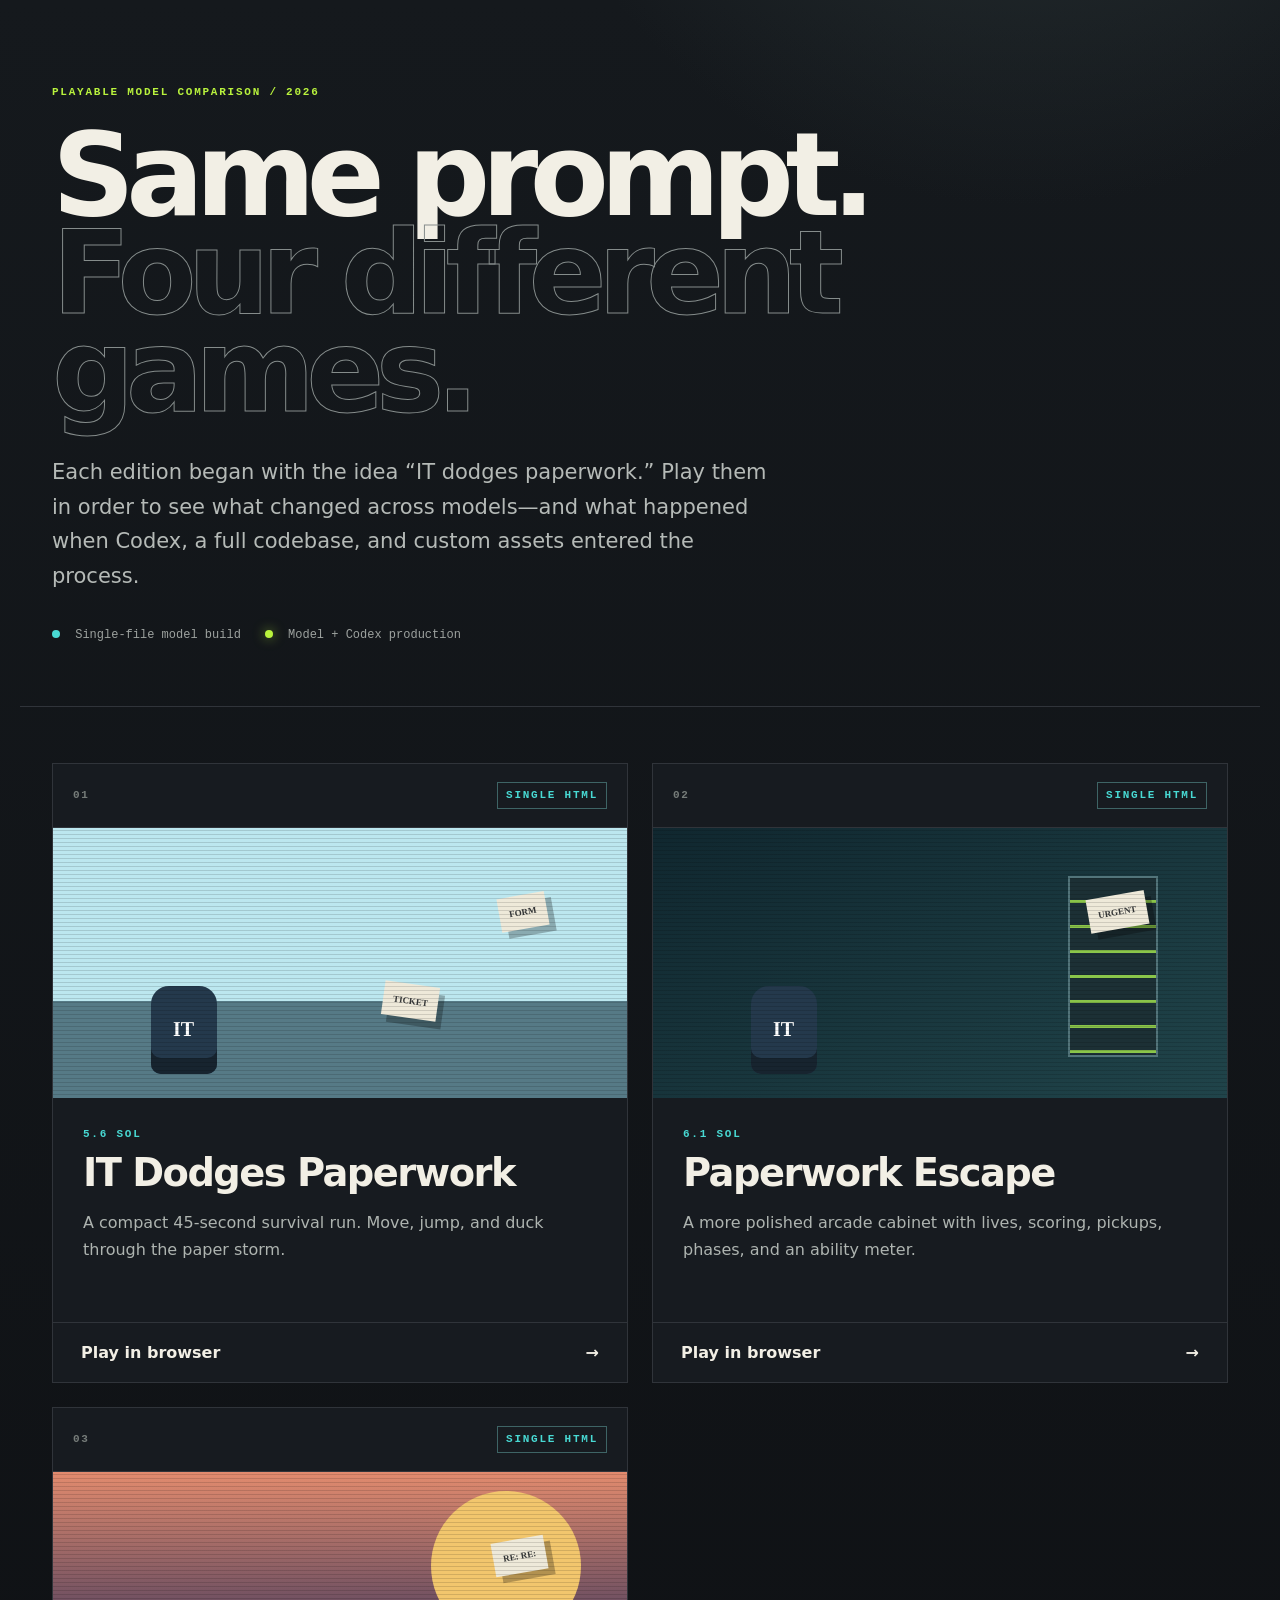
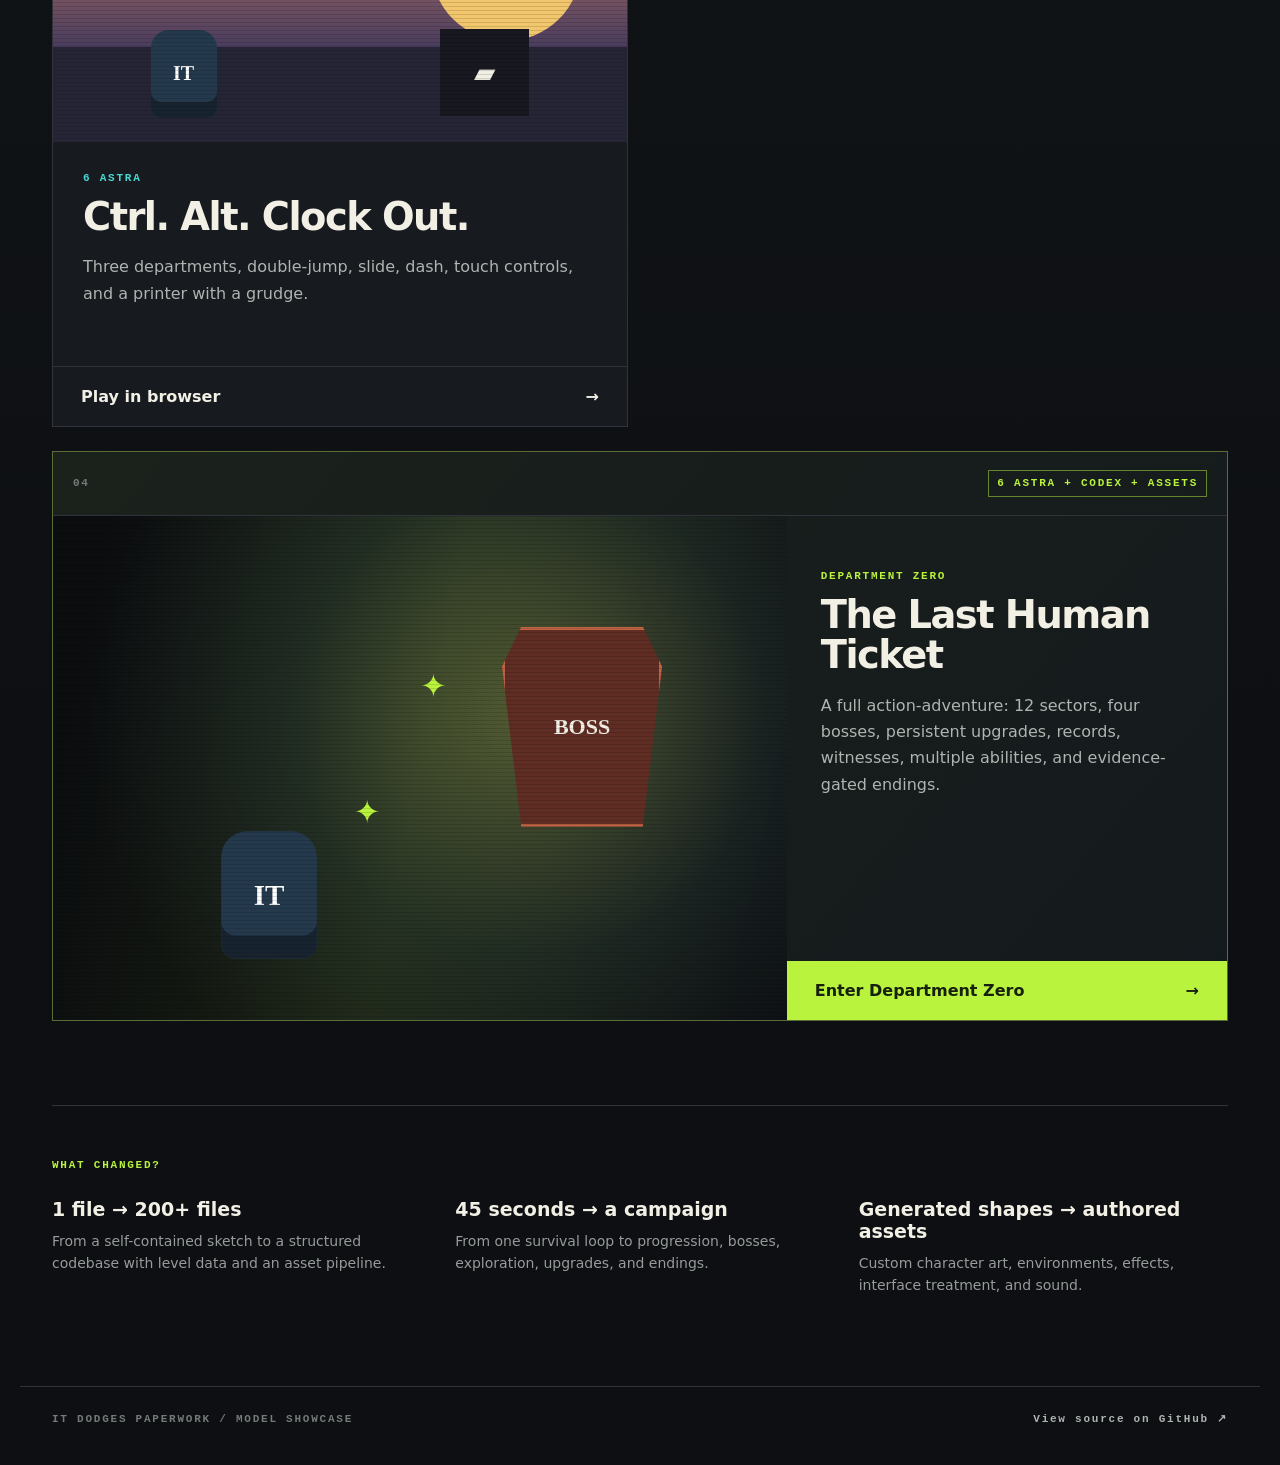
<file: index.html>
<!doctype html>
<html lang="en">
<head>
  <meta charset="utf-8">
  <meta name="viewport" content="width=device-width, initial-scale=1">
  <meta name="description" content="Four playable takes on IT Dodges Paperwork, comparing three model-only builds with a 6 Astra + Codex production.">
  <title>IT Dodges Paperwork — Model Showcase</title>
  <link rel="stylesheet" href="showcase.css">
</head>
<body>
  <header class="hero">
    <div class="eyebrow">PLAYABLE MODEL COMPARISON / 2026</div>
    <h1>Same prompt.<br><span>Four different games.</span></h1>
    <p>Each edition began with the idea “IT dodges paperwork.” Play them in order to see what changed across models—and what happened when Codex, a full codebase, and custom assets entered the process.</p>
    <div class="legend"><span><i class="dot model"></i> Single-file model build</span><span><i class="dot codex"></i> Model + Codex production</span></div>
  </header>

  <main>
    <section class="timeline" aria-label="Playable game versions">
      <article class="game-card model-card">
        <div class="card-top"><span class="number">01</span><span class="badge">SINGLE HTML</span></div>
        <div class="preview preview-one" aria-hidden="true"><span class="paper p1">FORM</span><span class="paper p2">TICKET</span><span class="tech">IT</span></div>
        <div class="card-copy"><p class="model-name">5.6 SOL</p><h2>IT Dodges Paperwork</h2><p>A compact 45-second survival run. Move, jump, and duck through the paper storm.</p></div>
        <a class="play" href="versions/5-6-sol/" aria-label="Play the 5.6 Sol version">Play in browser <span>→</span></a>
      </article>

      <article class="game-card model-card">
        <div class="card-top"><span class="number">02</span><span class="badge">SINGLE HTML</span></div>
        <div class="preview preview-two" aria-hidden="true"><span class="server"></span><span class="paper p1">URGENT</span><span class="tech">IT</span></div>
        <div class="card-copy"><p class="model-name">6.1 SOL</p><h2>Paperwork Escape</h2><p>A more polished arcade cabinet with lives, scoring, pickups, phases, and an ability meter.</p></div>
        <a class="play" href="versions/6-1-sol/" aria-label="Play the 6.1 Sol version">Play in browser <span>→</span></a>
      </article>

      <article class="game-card model-card">
        <div class="card-top"><span class="number">03</span><span class="badge">SINGLE HTML</span></div>
        <div class="preview preview-three" aria-hidden="true"><span class="sun"></span><span class="printer">▰</span><span class="paper p1">RE: RE:</span><span class="tech">IT</span></div>
        <div class="card-copy"><p class="model-name">6 ASTRA</p><h2>Ctrl. Alt. Clock Out.</h2><p>Three departments, double-jump, slide, dash, touch controls, and a printer with a grudge.</p></div>
        <a class="play" href="versions/6-astra/" aria-label="Play the 6 Astra single-file version">Play in browser <span>→</span></a>
      </article>

      <article class="game-card codex-card">
        <div class="card-top"><span class="number">04</span><span class="badge codex-badge">6 ASTRA + CODEX + ASSETS</span></div>
        <div class="preview preview-four" aria-hidden="true"><span class="scanline"></span><span class="boss">BOSS</span><span class="tech">IT</span><span class="spark s1">✦</span><span class="spark s2">✦</span></div>
        <div class="card-copy"><p class="model-name">DEPARTMENT ZERO</p><h2>The Last Human Ticket</h2><p>A full action-adventure: 12 sectors, four bosses, persistent upgrades, records, witnesses, multiple abilities, and evidence-gated endings.</p></div>
        <a class="play featured" href="versions/6-astra-codex/" aria-label="Play Department Zero, the 6 Astra plus Codex version">Enter Department Zero <span>→</span></a>
      </article>
    </section>

    <section class="comparison">
      <p class="eyebrow">WHAT CHANGED?</p>
      <div class="comparison-grid">
        <div><strong>1 file → 200+ files</strong><span>From a self-contained sketch to a structured codebase with level data and an asset pipeline.</span></div>
        <div><strong>45 seconds → a campaign</strong><span>From one survival loop to progression, bosses, exploration, upgrades, and endings.</span></div>
        <div><strong>Generated shapes → authored assets</strong><span>Custom character art, environments, effects, interface treatment, and sound.</span></div>
      </div>
    </section>
  </main>

  <footer><span>IT DODGES PAPERWORK / MODEL SHOWCASE</span><a href="https://github.com/rfriedman-oss/it-dodges-paperwork-model-showcase">View source on GitHub ↗</a></footer>
</body>
</html>
</file>
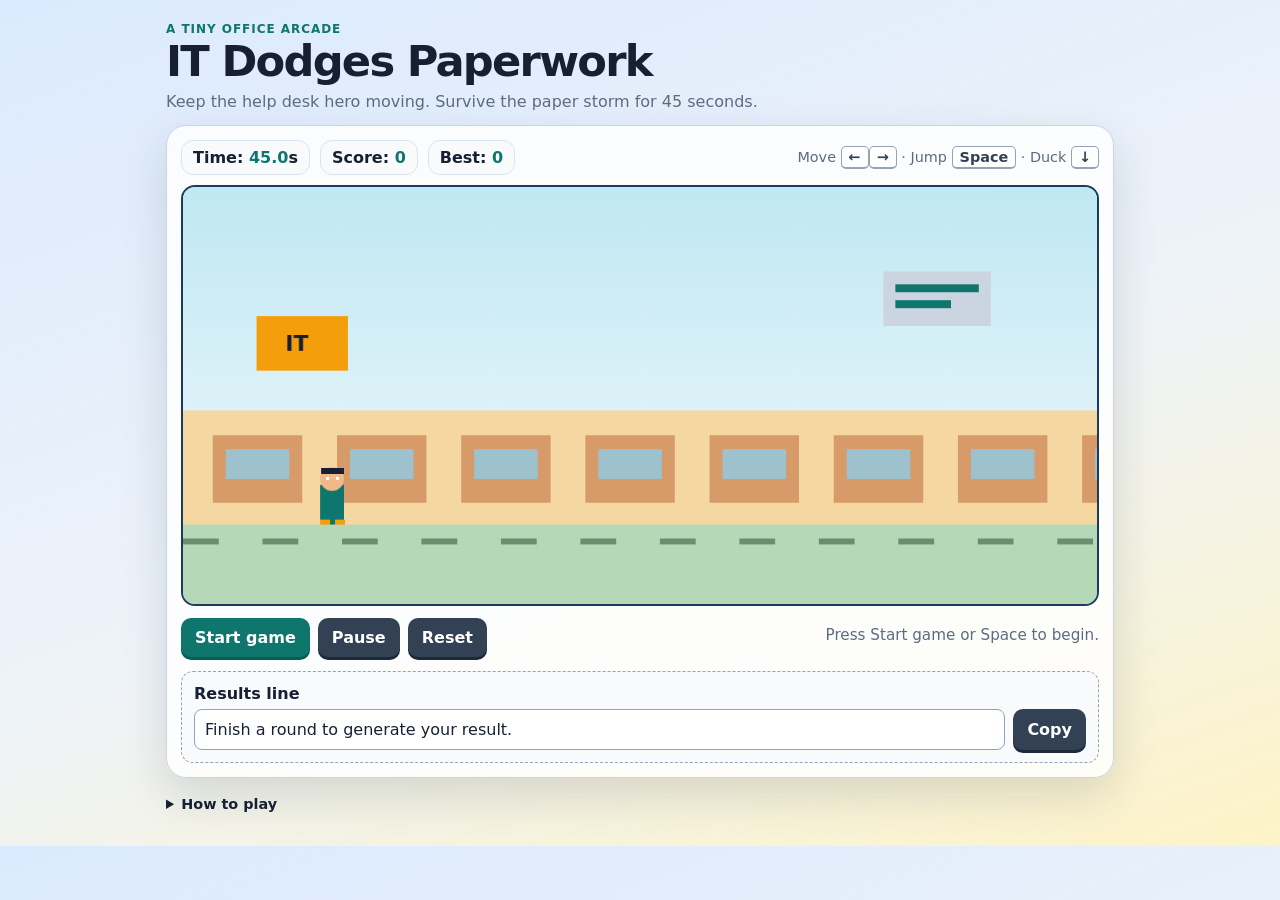
<file: versions/5-6-sol/index.html>
<!doctype html>
<html lang="en">
<head>
<meta charset="utf-8">
<meta name="viewport" content="width=device-width,initial-scale=1">
<title>IT Dodges Paperwork</title>
<style>
  :root{--ink:#172033;--muted:#5d6b82;--bg:#eef3f8;--panel:#fff;--accent:#0f766e;--accent2:#f59e0b;--danger:#be123c}
  *{box-sizing:border-box} body{margin:0;background:linear-gradient(160deg,#dbeafe 0%,var(--bg) 55%,#fef3c7 100%);font-family:system-ui,-apple-system,Segoe UI,sans-serif;color:var(--ink)}
  main{max-width:980px;margin:auto;padding:22px 16px 34px} header{display:flex;justify-content:space-between;gap:14px;align-items:end;margin-bottom:14px} h1{margin:0;font-size:clamp(1.7rem,4vw,2.7rem);letter-spacing:-.04em} .tag{color:var(--accent);font-weight:800;letter-spacing:.08em;text-transform:uppercase;font-size:.75rem} .lede{margin:.35rem 0 0;color:var(--muted)}
  .game-shell{background:rgba(255,255,255,.84);border:1px solid #cbd5e1;border-radius:20px;padding:14px;box-shadow:0 18px 45px rgba(30,41,59,.14)}
  .hud{display:flex;gap:10px;flex-wrap:wrap;align-items:center;margin-bottom:10px}.stat{background:#f8fafc;border:1px solid #dbe4ee;border-radius:12px;padding:7px 11px;font-weight:750}.stat span{color:var(--accent);font-variant-numeric:tabular-nums}.tip{margin-left:auto;color:var(--muted);font-size:.9rem}
  canvas{display:block;width:100%;height:auto;background:#dff3fb;border:2px solid #1e3a5f;border-radius:14px;image-rendering:auto} .controls{display:flex;justify-content:space-between;gap:12px;align-items:center;margin-top:12px;flex-wrap:wrap}.buttons{display:flex;gap:8px;flex-wrap:wrap}button{border:0;border-radius:10px;padding:10px 14px;font:inherit;font-weight:800;cursor:pointer;background:var(--accent);color:white;box-shadow:0 3px 0 #075e58}button:hover{filter:brightness(1.08)}button:active{transform:translateY(2px);box-shadow:none}button.secondary{background:#334155;box-shadow:0 3px 0 #1e293b} .key{display:inline-block;padding:2px 7px;border:1px solid #94a3b8;border-bottom-width:2px;border-radius:5px;background:#fff;font-weight:750;color:#334155}
  .status{min-height:1.5em;color:var(--muted);font-size:.95rem}.result{margin-top:14px;background:#f8fafc;border-radius:12px;padding:12px;border:1px dashed #94a3b8}.result label{display:block;font-weight:800;margin-bottom:6px}.result-row{display:flex;gap:8px}.result input{min-width:0;flex:1;border:1px solid #94a3b8;border-radius:8px;padding:10px;font:inherit;color:var(--ink);background:#fff}.about{margin-top:18px;color:#475569;font-size:.9rem}.about summary{cursor:pointer;font-weight:800;color:var(--ink)}
  @media(max-width:620px){header{display:block}.tip{margin-left:0}.result-row{display:block}.result-row button{margin-top:8px;width:100%}}
</style>
</head>
<body>
<main>
  <header><div><div class="tag">A tiny office arcade</div><h1>IT Dodges Paperwork</h1><p class="lede">Keep the help desk hero moving. Survive the paper storm for 45 seconds.</p></div></header>
  <section class="game-shell" aria-label="IT Dodges Paperwork game">
    <div class="hud"><div class="stat">Time: <span id="time">45.0</span>s</div><div class="stat">Score: <span id="score">0</span></div><div class="stat">Best: <span id="best">0</span></div><div class="tip">Move <span class="key">←</span><span class="key">→</span> · Jump <span class="key">Space</span> · Duck <span class="key">↓</span></div></div>
    <canvas id="game" width="920" height="420" aria-label="A side scrolling game canvas"></canvas>
    <div class="controls"><div class="buttons"><button id="start">Start game</button><button id="pause" class="secondary">Pause</button><button id="reset" class="secondary">Reset</button></div><div id="status" class="status" aria-live="polite">Press Start game or Space to begin.</div></div>
    <div class="result"><label for="results-line">Results line</label><div class="result-row"><input id="results-line" readonly value="Finish a round to generate your result." aria-live="polite"><button id="copy" class="secondary">Copy</button></div></div>
  </section>
  <details class="about"><summary>How to play</summary><p>Paperwork arrives from the right. Move with the arrow keys or A/D, jump with Space/W/↑, and duck with S/↓. You can also use the on-screen buttons below the game on a touch device. A collision ends the round; surviving the full timer wins.</p></details>
</main>
<script>
(() => {
  const c=document.getElementById('game'), x=c.getContext('2d'), W=c.width,H=c.height, ground=340;
  const ui={time:document.getElementById('time'),score:document.getElementById('score'),best:document.getElementById('best'),status:document.getElementById('status'),start:document.getElementById('start'),pause:document.getElementById('pause'),reset:document.getElementById('reset'),result:document.getElementById('results-line'),copy:document.getElementById('copy')};
  let best=Number(localStorage.getItem('itPaperBest')||0), raf=0,last=0,elapsed=0,score=0,playing=false,paused=false,over=false,spawn=0,scroll=0;
  const keys={left:false,right:false,down:false}, p={x:130,y:ground-58,w:36,h:58,vy:0,onGround:true}; let papers=[];
  ui.best.textContent=best;
  function reset(){cancelAnimationFrame(raf);elapsed=0;score=0;spawn=.5;scroll=0;papers=[];p.x=130;p.y=ground-p.h;p.vy=0;p.onGround=true;playing=false;paused=false;over=false;ui.time.textContent='45.0';ui.score.textContent='0';ui.status.textContent='Press Start game or Space to begin.';ui.result.value='Finish a round to generate your result.';draw();}
  function start(){if(over||!playing){if(over) reset(); playing=true;paused=false;over=false;ui.status.textContent='Keep moving — the paperwork is coming!';ui.start.textContent='Restart';last=performance.now();raf=requestAnimationFrame(loop)}else if(paused){paused=false;ui.status.textContent='Back in action!';last=performance.now();raf=requestAnimationFrame(loop)}}
  function togglePause(){if(!playing||over)return;paused=!paused;if(paused){ui.status.textContent='Paused.';cancelAnimationFrame(raf)}else{ui.status.textContent='Back in action!';last=performance.now();raf=requestAnimationFrame(loop)}}
  function jump(){if(!playing){start();return}if(p.onGround&&!paused){p.vy=-690;p.onGround=false}}
  function spawnPaper(){const high=Math.random()<.38;papers.push({x:W+25,y:high?ground-120:ground-48,w:high?54:45,h:high?22:48,v:285+Math.min(elapsed*3,105),rot:(Math.random()-.5)*.2,high});}
  function hit(a,b){return a.x+4<b.x+b.w-4&&a.x+a.w-4>b.x+4&&a.y+6<b.y+b.h-4&&a.y+a.h-4>b.y+4}
  function loop(t){if(!playing||paused)return;const dt=Math.min((t-last)/1000,.034);last=t;elapsed+=dt;scroll=(scroll+dt*90)%80;spawn-=dt;if(spawn<=0){spawnPaper();spawn=Math.max(.52,1.08-elapsed*.009)+Math.random()*.36} p.vy+=1750*dt;p.y+=p.vy*dt;if(p.y>=ground-p.h){p.y=ground-p.h;p.vy=0;p.onGround=true} if(keys.left)p.x-=250*dt;if(keys.right)p.x+=250*dt;p.x=Math.max(44,Math.min(300,p.x));const ph=keys.down&&p.onGround?34:58;const box={x:p.x,y:p.y+(58-ph),w:p.w,h:ph};for(const q of papers){q.x-=q.v*dt;q.rot+=dt*1.4}papers= papers.filter(q=>q.x+q.w>-20);score=Math.floor(elapsed*10);ui.score.textContent=score;ui.time.textContent=Math.max(0,45-elapsed).toFixed(1);if(papers.some(q=>hit(box,q))){finish(false);return}if(elapsed>=45){finish(true);return}draw();raf=requestAnimationFrame(loop)}
  function finish(win){playing=false;over=true;cancelAnimationFrame(raf);if(score>best){best=score;localStorage.setItem('itPaperBest',best);ui.best.textContent=best}const msg=win?'You cleared the paper storm!':'Paperwork got you!';ui.status.textContent=msg+' Press Restart to try again.';ui.result.value=`IT Dodges Paperwork — ${win?'Survived 45 seconds':'Survived '+elapsed.toFixed(1)+' seconds'} — score ${score} — ${win?'WIN':'TRY AGAIN'}`;draw()}
  function draw(){x.clearRect(0,0,W,H);const sky=x.createLinearGradient(0,0,0,H);sky.addColorStop(0,'#bfe8f3');sky.addColorStop(1,'#f8fafc');x.fillStyle=sky;x.fillRect(0,0,W,H);x.fillStyle='#b5d9b7';x.fillRect(0,ground,W,H-ground);x.fillStyle='#6b8e71';for(let i=-80;i<W+80;i+=80){x.fillRect(i-scroll,ground+14,36,6)};x.fillStyle='#375a70';x.fillRect(44,ground-4,W-88,4);drawOffice();papers.forEach(drawPaper);drawPlayer();if(!playing&&over){x.fillStyle='rgba(15,23,42,.68)';x.fillRect(0,0,W,H);x.fillStyle='#fff';x.textAlign='center';x.font='800 34px system-ui';x.fillText(elapsed>=45?'PAPERWORK DEFEATED!':'PAPERWORK WINS',W/2,170);x.font='600 18px system-ui';x.fillText('Press Restart or Space to play again',W/2,207);x.textAlign='left'}}
  function drawOffice(){x.fillStyle='#f4d7a1';x.fillRect(0,225,W,115);x.fillStyle='#d69b68';for(let i=0;i<8;i++){x.fillRect(30+i*125,250,90,68);x.fillStyle='#9dc2ce';x.fillRect(43+i*125,264,64,30);x.fillStyle='#d69b68'}x.fillStyle='#f59e0b';x.fillRect(74,130,92,55);x.fillStyle='#172033';x.font='800 22px system-ui';x.fillText('IT',103,165);x.fillStyle='#cbd5e1';x.fillRect(705,85,108,55);x.fillStyle='#0f766e';x.fillRect(717,98,84,8);x.fillRect(717,114,56,8)}
  function drawPaper(q){x.save();x.translate(q.x+q.w/2,q.y+q.h/2);x.rotate(q.rot);x.fillStyle='#fffdf5';x.strokeStyle='#b45309';x.lineWidth=2;x.fillRect(-q.w/2,-q.h/2,q.w,q.h);x.strokeRect(-q.w/2,-q.h/2,q.w,q.h);x.fillStyle='#d97706';x.fillRect(-q.w/2+7,-q.h/2+7,q.w-14,4);x.fillStyle='#94a3b8';for(let i=0;i<Math.min(3,Math.floor(q.h/12));i++)x.fillRect(-q.w/2+7,-q.h/2+17+i*10,q.w-16,3);x.restore()}
  function drawPlayer(){const duck=keys.down&&p.onGround,h=duck?34:58,y=p.y+(58-h);x.save();x.translate(p.x,y);x.fillStyle='#0f766e';x.fillRect(8,18,24,h-18);x.fillStyle='#f1b889';x.beginPath();x.arc(20,12,12,0,Math.PI*2);x.fill();x.fillStyle='#172033';x.fillRect(9,1,23,6);x.fillStyle='#f59e0b';x.fillRect(8,h-5,10,5);x.fillRect(23,h-5,10,5);x.fillStyle='#fff';x.fillRect(14,10,3,3);x.fillRect(24,10,3,3);x.restore()}
  function key(e,on){const k=e.key.toLowerCase();if(['arrowleft','a'].includes(k))keys.left=on;if(['arrowright','d'].includes(k))keys.right=on;if(['arrowdown','s'].includes(k))keys.down=on;if(['arrowup','w',' '].includes(k)&&on){e.preventDefault();jump()}if(k==='p'&&on)togglePause()}window.addEventListener('keydown',e=>key(e,true));window.addEventListener('keyup',e=>key(e,false));
  ui.start.onclick=start;ui.pause.onclick=togglePause;ui.reset.onclick=reset;ui.copy.onclick=()=>{ui.result.select();navigator.clipboard?.writeText(ui.result.value);ui.status.textContent='Results line copied.'};
  reset();
})();
</script>
</body>
</html>
</file>
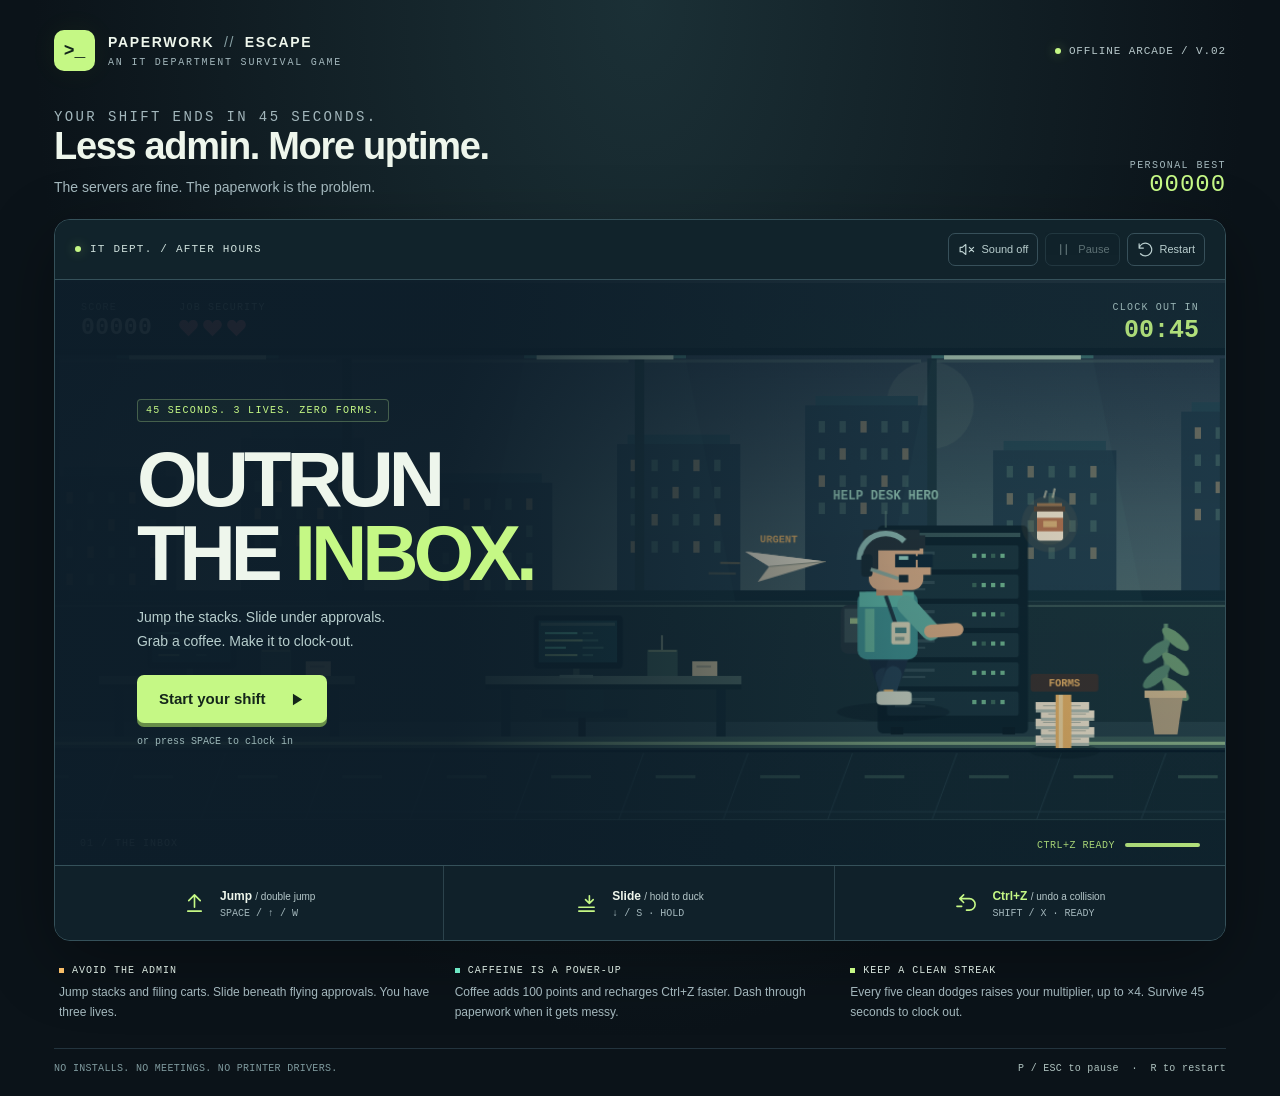
<file: versions/6-1-sol/index.html>
<!doctype html>
<html lang="en">
<head>
<meta charset="utf-8">
<meta name="viewport" content="width=device-width, initial-scale=1">
<meta name="theme-color" content="#0b1319">
<title>Paperwork Escape — An IT Survival Game</title>
<style>
  :root{color-scheme:dark;--bg:#0b1319;--panel:#101e26;--line:#2b414b;--muted:#a3b7bc;--white:#eef6ec;--mint:#c5f885;--teal:#6de6c3;--amber:#f7bd69;--pink:#ff7e88}
  [hidden]{display:none!important}
  *{box-sizing:border-box}html{min-height:100%;background:var(--bg)}body{margin:0;color:var(--white);font:15px/1.5 'Segoe UI',Arial,sans-serif;background:radial-gradient(ellipse at 50% 0%,#1b3036 0%,var(--bg) 67%)}button{font:inherit;color:inherit;cursor:pointer}button:focus-visible,a:focus-visible{outline:3px solid var(--amber);outline-offset:5px}button:disabled{cursor:default;opacity:.45}button svg{width:17px;height:17px;flex:none;stroke:currentColor;stroke-width:1.7;fill:none;stroke-linecap:round;stroke-linejoin:round}.mono{font-family:Consolas,'Courier New',monospace}main{max-width:1248px;margin:auto;padding:30px 38px 22px}.masthead{display:flex;align-items:center;justify-content:space-between;gap:20px;margin-bottom:30px}.brand{display:flex;gap:13px;align-items:center}.brand-icon{display:grid;place-items:center;width:41px;height:41px;background:var(--mint);color:#13251c;border-radius:10px;font:bold 18px Consolas,monospace;box-shadow:0 0 30px #c5f80f0d}.brand-name{font-size:14px;font-weight:800;letter-spacing:.12em}.brand-name span{color:#88a1a5;margin:0 4px;font-weight:400}.brand-caption{color:var(--muted);font-size:10px;letter-spacing:.18em;margin-top:2px}.edition{display:flex;align-items:center;gap:8px;color:#b6c7c9;font:11px Consolas,monospace;letter-spacing:.08em}.dot{width:6px;height:6px;border-radius:50%;background:var(--mint);box-shadow:0 0 12px #c5f87570}.intro{display:flex;justify-content:space-between;align-items:end;gap:20px;margin-bottom:21px}.eyebrow{color:var(--mint);font:11px Consolas,monospace;letter-spacing:.17em;text-transform:uppercase;margin:0 0 9px}h1{font-size:clamp(24px,3.1vw,38px);line-height:1.15;letter-spacing:-.035em;margin:0;font-weight:750}.intro p{color:var(--muted);margin:8px 0 0;font-size:14px}.record{text-align:right;white-space:nowrap}.record-label{color:var(--muted);font:10px Consolas,monospace;letter-spacing:.14em}.record-value{font:24px Consolas,monospace;color:var(--mint);letter-spacing:.04em;font-variant-numeric:tabular-nums}.cabinet{overflow:hidden;border:1px solid #35515a;border-radius:16px;background:var(--panel);box-shadow:0 20px 70px #0005}.toolbar{display:flex;align-items:center;justify-content:space-between;gap:16px;padding:13px 20px;border-bottom:1px solid #35515a;background:#11232b}.toolbar-label{display:flex;align-items:center;gap:9px;color:#cee0dc;font:11px Consolas,monospace;letter-spacing:.11em}.toolbar-actions{display:flex;gap:7px}.tool{display:flex;gap:6px;align-items:center;justify-content:center;background:transparent;border:1px solid #37505a;border-radius:7px;padding:7px 9px;line-height:1;font-size:11px;color:#b9cece;min-height:32px}.tool:hover{background:#203942;color:var(--white)}.tool[aria-pressed="true"]{color:var(--mint);border-color:#6d955f}.stage{position:relative;isolation:isolate;outline:none;aspect-ratio:2/1;overflow:hidden;background:#182f38}.stage:focus-visible{box-shadow:inset 0 0 0 3px var(--mint)}canvas{width:100%;height:100%;display:block}.hud{position:absolute;top:22px;left:26px;right:26px;display:flex;justify-content:space-between;gap:12px;pointer-events:none;z-index:2}.hud-left{display:flex;gap:27px}.hud-label{font:10px Consolas,monospace;letter-spacing:.12em;color:#acc9c8;margin-bottom:3px}.hud-number{font:bold 23px Consolas,monospace;line-height:1.1;font-variant-numeric:tabular-nums;letter-spacing:.02em}.health{display:flex;gap:5px;align-items:center;height:26px}.heart{height:17px;width:19px;fill:var(--pink);transition:fill .2s}.heart.empty{fill:#395059}.hud-right{text-align:right;min-width:110px}.time-number{font:bold 25px Consolas,monospace;color:var(--mint);font-variant-numeric:tabular-nums}.progress{position:absolute;top:0;left:0;right:0;height:3px;background:#ffffff0c;z-index:3}.progress-fill{width:0;height:100%;background:var(--mint);box-shadow:0 0 12px #c5f88566}.phase{position:absolute;bottom:16px;left:25px;color:#b5ccca;font:10px Consolas,monospace;letter-spacing:.1em;pointer-events:none}.ability-status{position:absolute;right:25px;bottom:14px;display:flex;gap:10px;align-items:center;color:var(--mint);font:10px Consolas,monospace;letter-spacing:.05em;pointer-events:none}.ability-track{height:4px;width:75px;background:#35515a;border-radius:4px;overflow:hidden}.ability-fill{width:100%;height:100%;background:var(--mint)}.overlay{position:absolute;inset:0;z-index:4;display:flex;align-items:center;padding:30px 7%;background:linear-gradient(90deg,#0d1d29f5 0%,#0d1d29e8 34%,#0d1d2945 72%,#0d1d2918 100%)}.overlay[hidden]{display:none}.overlay-content{max-width:530px;position:relative}.menu-chip{display:inline-flex;gap:7px;align-items:center;padding:5px 8px;border:1px solid #779a6c80;border-radius:4px;color:var(--mint);font:10px Consolas,monospace;letter-spacing:.13em;background:#b0ef7408}.menu-title{font-size:clamp(38px,6.3vw,78px);line-height:.95;font-weight:850;letter-spacing:-.065em;margin:20px 0 16px}.menu-title em{color:var(--mint);font-style:normal}.menu-copy{color:#b8cfce;max-width:350px;font-size:14px;line-height:1.7;margin:0 0 21px}.play-button{display:inline-flex;align-items:center;gap:22px;background:var(--mint);color:#14261a;border:0;border-radius:7px;padding:13px 22px;font-weight:800;box-shadow:0 4px 0 #678d48;transition:transform .12s,background .12s}.play-button:hover{background:#d4ffa3;transform:translateY(-1px)}.play-button:active{transform:translateY(2px);box-shadow:0 1px 0 #678d48}.play-button svg{width:17px;height:17px;fill:currentColor;stroke:none}.start-hint{margin:13px 0 0;color:#9cb7b8;font:10px Consolas,monospace}.result-stats{display:flex;gap:25px;margin:20px 0}.result-stat span{display:block;color:#b2c7c6;font:10px Consolas,monospace;letter-spacing:.09em}.result-stat b{display:block;font:bold 28px Consolas,monospace;color:var(--white);margin-top:4px}.result-best{color:var(--mint);font:11px Consolas,monospace;margin:0 0 15px}.message{position:absolute;top:110px;left:50%;transform:translateX(-50%) translateY(-5px);padding:7px 13px;color:var(--mint);background:#0b2029e6;border:1px solid #7b9d6c55;border-radius:6px;font:bold 13px Consolas,monospace;opacity:0;transition:opacity .15s,transform .15s;pointer-events:none;white-space:nowrap;z-index:3}.message.visible{opacity:1;transform:translateX(-50%) translateY(0)}.controls{display:grid;grid-template-columns:repeat(3,1fr);background:#10212a;border-top:1px solid #35515a;gap:1px}.control{background:transparent;border:0;border-right:1px solid #2c434c;min-height:74px;padding:12px 20px;text-align:left;display:flex;justify-content:center;align-items:center;gap:14px;touch-action:none;user-select:none;-webkit-user-select:none}.control:last-child{border-right:0}.control:hover,.control.held{background:#1c333b}.control-icon{color:var(--mint);display:flex;align-items:center}.control-icon svg{width:23px;height:23px}.control-name{font-size:12px;font-weight:750;display:block}.control-key{font:10px Consolas,monospace;color:var(--muted);display:block;margin-top:3px}.control small{font-weight:400;color:#b6c8ca}.control.ready .control-name{color:var(--mint)}.below{display:grid;grid-template-columns:1fr 1fr 1fr;gap:25px;padding:24px 5px 0}.tip-label{font:10px Consolas,monospace;letter-spacing:.1em;color:#d8e6de;display:flex;align-items:center;gap:8px}.tip-mark{width:5px;height:5px;background:var(--mint)}.tip-mark.paper{background:var(--amber)}.tip-mark.coffee{background:var(--teal)}.below p{color:var(--muted);font-size:12px;margin:6px 0 0;line-height:1.7}.bottom{display:flex;justify-content:space-between;align-items:center;gap:12px;margin-top:26px;border-top:1px solid #23343e;padding-top:14px;color:#7f9a9e;font:10px Consolas,monospace;letter-spacing:.03em}.bottom span:last-child{color:#aec2bf}.sr-only{position:absolute;width:1px;height:1px;padding:0;margin:-1px;overflow:hidden;clip:rect(0,0,0,0);white-space:nowrap;border:0}
  @media(min-width:1600px){main{padding-top:48px}}
  @media(max-width:750px){main{padding:20px 16px}.masthead{margin-bottom:23px}.edition{font-size:9px}.brand-name{font-size:11px}.brand-caption{font-size:8px}.intro{margin-bottom:17px}.intro p{font-size:12px;max-width:230px}.record-value{font-size:20px}.toolbar{padding:10px 13px;gap:6px}.toolbar-label{font-size:9px}.tool{padding:6px}.tool span{display:none}.stage{aspect-ratio:1.65/1}.hud{top:15px;left:16px;right:16px}.hud-label{font-size:8px}.hud-left{gap:16px}.hud-number,.time-number{font-size:19px}.heart{height:13px;width:15px}.health{height:22px;gap:3px}.hud-right{min-width:60px}.overlay{padding:55px 7% 25px}.menu-title{font-size:clamp(32px,7vw,53px);margin:13px 0}.menu-copy{font-size:12px;max-width:280px;line-height:1.5;margin-bottom:14px}.play-button{padding:10px 15px;font-size:12px;gap:17px}.menu-chip{font-size:8px}.start-hint{font-size:9px;margin-top:10px}.phase{left:16px;bottom:12px;font-size:8px}.ability-status{right:16px;bottom:11px;font-size:8px;gap:7px}.ability-track{width:50px}.control{min-height:70px;gap:8px;padding:12px 6px}.control-name{font-size:11px}.control-key{font-size:9px}.control small{display:none}.control-icon svg{width:19px;height:19px}.below{gap:18px;padding-top:20px}.tip-label{font-size:9px}.below p{font-size:11px}.result-stats{margin:12px 0;gap:20px}.result-stat b{font-size:23px}.message{top:78px;font-size:11px}}
  @media(max-width:480px){main{padding:17px 12px}.edition{display:none}.intro p{max-width:225px}.record-label{font-size:8px}.record-value{font-size:18px}.stage{aspect-ratio:.94/1}.overlay{padding:65px 8% 40px;background:linear-gradient(90deg,#0d1d29f2,#0d1d29ae)}.menu-title{font-size:50px}.menu-copy{font-size:12px;max-width:250px}.menu-chip{font-size:9px}.hud-left{gap:19px}.hud-label{font-size:8px}.control{flex-direction:column;gap:4px;text-align:center;min-height:80px;padding:10px 3px}.control-key{font-size:8px}.control-name{font-size:10px}.control-icon svg{height:19px}.below{grid-template-columns:1fr;gap:13px;padding:19px 4px 0}.below p{margin:3px 0 0;font-size:12px}.tip-label{font-size:10px}.bottom{font-size:9px;align-items:start}.bottom span:first-child{max-width:180px}.phase{font-size:7px;letter-spacing:0}.ability-status{font-size:7px}.ability-track{width:35px}.result-stats{gap:24px}.message{font-size:10px}.hud{left:15px;right:15px}}
  @media(min-width:481px) and (max-width:650px){.stage{aspect-ratio:1.45/1}}
  @media(max-width:360px){.stage{aspect-ratio:.82/1}.overlay{padding:55px 7% 30px}.menu-title{font-size:44px}.menu-copy{font-size:11px}.start-hint{font-size:8px}}
  @media(prefers-reduced-motion:reduce){*,*:before,*:after{transition:none!important;scroll-behavior:auto!important}}
</style>
</head>
<body>
<main>
  <header class="masthead">
    <div class="brand"><div class="brand-icon" aria-hidden="true">&gt;_</div><div><div class="brand-name">PAPERWORK <span>//</span> ESCAPE</div><div class="brand-caption mono">AN IT DEPARTMENT SURVIVAL GAME</div></div></div>
    <div class="edition"><span class="dot"></span> OFFLINE ARCADE / V.02</div>
  </header>
  <div class="intro"><div><p class="eyebrow">Your shift ends in 45 seconds.</p><h1>Less admin. More uptime.</h1><p>The servers are fine. The paperwork is the problem.</p></div><div class="record"><div class="record-label">PERSONAL BEST</div><div class="record-value" id="best">00000</div></div></div>
  <section class="cabinet" aria-label="Paperwork Escape arcade game">
    <div class="toolbar"><div class="toolbar-label"><span class="dot"></span><span id="toolbar-status">IT DEPT. / AFTER HOURS</span></div><div class="toolbar-actions">
      <button class="tool" id="sound" aria-pressed="false" aria-label="Turn sound on"><svg viewBox="0 0 24 24" aria-hidden="true"><path d="M11 5 6 9H3v6h3l5 4z"/><path id="sound-mark" d="m16 9 6 6m0-6-6 6"/></svg><span id="sound-label">Sound off</span></button>
      <button class="tool" id="pause" disabled aria-label="Pause game"><svg viewBox="0 0 24 24" aria-hidden="true"><path id="pause-mark" d="M8 5v14M16 5v14"/></svg><span id="pause-label">Pause</span></button>
      <button class="tool" id="restart" aria-label="Restart game"><svg viewBox="0 0 24 24" aria-hidden="true"><path d="M3 10a9 9 0 1 1 2 8M3 4v6h6"/></svg><span>Restart</span></button>
    </div></div>
    <div class="stage" id="stage" tabindex="0" role="group" aria-label="Game. Space to jump, Down to slide, Shift to dash. P to pause." aria-describedby="game-instructions">
      <canvas id="game" width="1120" height="560" role="img" aria-label="An IT technician running through an office, dodging stacks of forms and flying paperwork.">A side scrolling arcade game. Use the keyboard or the three action buttons below.</canvas>
      <div class="progress" role="progressbar" aria-label="Shift completed" aria-valuemin="0" aria-valuemax="45" aria-valuenow="0" id="progress"><div class="progress-fill" id="progress-fill"></div></div>
      <div class="hud"><div class="hud-left"><div><div class="hud-label">SCORE</div><div class="hud-number" id="score">00000</div></div><div><div class="hud-label">JOB SECURITY</div><div class="health" id="health" aria-label="3 lives remaining"></div></div></div><div class="hud-right"><div class="hud-label">CLOCK OUT IN</div><div class="time-number" id="time">00:45</div></div></div>
      <div class="phase" id="phase">01 / THE INBOX</div>
      <div class="ability-status"><span id="ability-label">CTRL+Z READY</span><div class="ability-track"><div class="ability-fill" id="ability-fill"></div></div></div>
      <div class="message" id="message" aria-hidden="true"></div>
      <div class="overlay" id="overlay">
        <div class="overlay-content">
          <div class="menu-chip" id="menu-chip">45 SECONDS. 3 LIVES. ZERO FORMS.</div>
          <h2 class="menu-title" id="menu-title">OUTRUN<br>THE <em>INBOX.</em></h2>
          <p class="menu-copy" id="menu-copy">Jump the stacks. Slide under approvals.<br>Grab a coffee. Make it to clock-out.</p>
          <div class="result-stats" id="result-stats" hidden></div>
          <div class="result-best" id="result-best" hidden></div>
          <button class="play-button" id="play"><span id="play-label">Start your shift</span><svg viewBox="0 0 24 24" aria-hidden="true"><path d="m7 4 13 8L7 20Z"/></svg></button>
          <p class="start-hint" id="start-hint">or press SPACE to clock in</p>
        </div>
      </div>
    </div>
    <div class="controls" aria-label="Game controls">
      <button class="control" id="jump" aria-label="Jump. Press again in the air to double jump."><span class="control-icon"><svg viewBox="0 0 24 24" aria-hidden="true"><path d="m6 10 6-6 6 6M12 4v13M5 21h14"/></svg></span><span><span class="control-name">Jump <small>/ double jump</small></span><span class="control-key">SPACE / ↑ / W</span></span></button>
      <button class="control" id="slide" aria-label="Slide. Hold this button or the Down arrow."><span class="control-icon"><svg viewBox="0 0 24 24" aria-hidden="true"><path d="M4 17h16M15 5v8m-4-4 4 4 4-4M4 21h16"/></svg></span><span><span class="control-name">Slide <small>/ hold to duck</small></span><span class="control-key">↓ / S · HOLD</span></span></button>
      <button class="control ready" id="dash" aria-label="Ctrl+Z dash. Shift or X. Six second cooldown."><span class="control-icon"><svg viewBox="0 0 24 24" aria-hidden="true"><path d="M5 8h10a6 6 0 0 1 0 12h-3M9 4 5 8l4 4M2 16h5"/></svg></span><span><span class="control-name">Ctrl+Z <small>/ undo a collision</small></span><span class="control-key" id="dash-key">SHIFT / X · READY</span></span></button>
    </div>
  </section>
  <div class="below" id="game-instructions">
    <div><div class="tip-label"><span class="tip-mark paper"></span> AVOID THE ADMIN</div><p>Jump stacks and filing carts. Slide beneath flying approvals. You have three lives.</p></div>
    <div><div class="tip-label"><span class="tip-mark coffee"></span> CAFFEINE IS A POWER-UP</div><p>Coffee adds 100 points and recharges Ctrl+Z faster. Dash through paperwork when it gets messy.</p></div>
    <div><div class="tip-label"><span class="tip-mark"></span> KEEP A CLEAN STREAK</div><p>Every five clean dodges raises your multiplier, up to ×4. Survive 45 seconds to clock out.</p></div>
  </div>
  <footer class="bottom"><span>NO INSTALLS. NO MEETINGS. NO PRINTER DRIVERS.</span><span>P / ESC to pause &nbsp;·&nbsp; R to restart</span></footer>
  <div class="sr-only" role="status" aria-live="polite" id="announcer">Ready to clock in. Press Start your shift.</div>
</main>
<script>
(() => {
  'use strict';
  const $ = id => document.getElementById(id);
  const canvas=$('game'), ctx=canvas.getContext('2d');
  let W=1120;
  const H=560,G=448,DURATION=45,STEP=1/120;
  const reduced=window.matchMedia('(prefers-reduced-motion: reduce)').matches;
  const C={ink:'#10242c',navy:'#152d38',sky:'#233d4d',teal:'#6de6c3',mint:'#c5f885',white:'#fff2d8',orange:'#f7bd69',pink:'#ff7e88'};
  const dom={stage:$('stage'),score:$('score'),time:$('time'),health:$('health'),best:$('best'),overlay:$('overlay'),title:$('menu-title'),copy:$('menu-copy'),chip:$('menu-chip'),play:$('play'),playLabel:$('play-label'),hint:$('start-hint'),stats:$('result-stats'),record:$('result-best'),pause:$('pause'),pauseLabel:$('pause-label'),pauseMark:$('pause-mark'),message:$('message'),phase:$('phase'),progress:$('progress'),bar:$('progress-fill'),ability:$('ability-label'),abilityBar:$('ability-fill'),dashKey:$('dash-key'),announcer:$('announcer'),toolbar:$('toolbar-status')};
  let best=0;
  try{best=Math.max(0,Number(localStorage.getItem('paperwork-escape-v2-best'))||0);}catch{}
  dom.best.textContent=String(best).padStart(5,'0');
  let state='menu',time=0,world=0,ambient=0,score=0,lives=3,streak=0,mult=1,cleared=0,coffees=0,damage=0;
  let obstacles=[],pickups=[],particles=[],floaters=[],spawnIn=1.6,coffeeIn=3.7,shake=0,flash=0,toastTimer=0,phaseIndex=0;
  let player={y:G,vy:0,jumps:0,invincible:0,dash:0,cooldown:0,squash:0},slideHeld=false,jumpBuffer=0;
  let last=performance.now(),acc=0,hudTimer=0,soundOn=false,audio=null;
  const phases=['01 / THE INBOX','02 / APPROVAL CHAIN','03 / FRIDAY, 4:59 PM'];
  const paperLabels=['URGENT','SIGN HERE','RE: RE:','APPROVED?','FYI'];
  const r=(a,b)=>a+Math.random()*(b-a);
  const clamp=(v,a,b)=>Math.min(b,Math.max(a,v));
  function announce(s){dom.announcer.textContent=s;}
  function tone(freq,duration=.08,type='square',volume=.025,slide=0){
    if(!soundOn)return;
    try{
      if(!audio)audio=new (window.AudioContext||window.webkitAudioContext)();
      if(audio.state==='suspended')audio.resume().catch(()=>{});
      const o=audio.createOscillator(),g=audio.createGain(),t=audio.currentTime;
      o.type=type;o.frequency.setValueAtTime(freq,t);if(slide)o.frequency.exponentialRampToValueAtTime(slide,t+duration);
      g.gain.setValueAtTime(volume,t);g.gain.exponentialRampToValueAtTime(.001,t+duration);o.connect(g);g.connect(audio.destination);o.start(t);o.stop(t+duration);
    }catch{}
  }
  function toast(text,seconds=1.55){dom.message.textContent=text;dom.message.classList.add('visible');toastTimer=seconds;}
  function heartMarkup(full){return '<svg class="heart'+(full?'':' empty')+'" viewBox="0 0 24 22" aria-hidden="true"><path d="M12 21 2 11C-5 2 8-5 12 4 16-5 29 2 22 11Z"/></svg>';}
  function updateHUD(){
    dom.score.textContent=String(Math.floor(score)).padStart(5,'0');
    dom.time.textContent='00:'+String(Math.max(0,Math.ceil(DURATION-time))).padStart(2,'0');
    dom.health.innerHTML=[0,1,2].map(i=>heartMarkup(i<lives)).join('');
    dom.health.setAttribute('aria-label',lives+' lives remaining');
    dom.bar.style.width=(time/DURATION*100)+'%';dom.progress.setAttribute('aria-valuenow',Math.floor(time));
    dom.phase.textContent=phases[phaseIndex]+(streak>=5?'  /  STREAK ×'+mult:'');
    const ready=player.cooldown<=0;dom.ability.textContent=ready?'CTRL+Z READY':'RECHARGING '+player.cooldown.toFixed(1)+'s';
    dom.abilityBar.style.width=(1-player.cooldown/6)*100+'%';
    dom.dashKey.textContent=ready?'SHIFT / X · READY':player.cooldown.toFixed(1)+'s TO RECHARGE';
    $('dash').classList.toggle('ready',ready);
  }
  function focusGame(){dom.stage.focus({preventScroll:true});}
  function releaseControls(){slideHeld=false;jumpBuffer=0;$('slide').classList.remove('held');}
  function start(){
    releaseControls();state='playing';time=0;world=0;score=0;lives=3;streak=0;mult=1;cleared=0;coffees=0;damage=0;
    obstacles=[];pickups=[];particles=[];floaters=[];spawnIn=1.45;coffeeIn=3.5;shake=0;flash=0;phaseIndex=0;
    player={y:G,vy:0,jumps:0,invincible:0,dash:0,cooldown:0,squash:0};acc=0;last=performance.now();
    dom.overlay.hidden=true;dom.stats.hidden=true;dom.record.hidden=true;dom.message.classList.remove('visible');toastTimer=0;
    dom.pause.disabled=false;dom.pauseLabel.textContent='Pause';dom.pause.setAttribute('aria-label','Pause game');dom.pauseMark.setAttribute('d','M8 5v14M16 5v14');
    dom.toolbar.textContent='SHIFT ACTIVE / AVOID THE ADMIN';
    updateHUD();focusGame();announce('Shift started. Three lives. Jump stacks and slide under flying paperwork.');tone(350,.13,'triangle',.04,700);
  }
  function pause(){
    if(state==='playing'){
      state='paused';releaseControls();dom.overlay.hidden=false;dom.chip.textContent='TAKE A BREATHER';dom.title.innerHTML='SHIFT<br><em>PAUSED.</em>';
      dom.copy.textContent='Even IT deserves a break. Your inbox can wait.';dom.playLabel.textContent='Back to work';dom.hint.textContent='or press P / ESC to resume';dom.stats.hidden=true;dom.record.hidden=true;
      dom.pauseLabel.textContent='Resume';dom.pause.setAttribute('aria-label','Resume game');dom.pauseMark.setAttribute('d','m8 5 10 7-10 7Z');dom.toolbar.textContent='SHIFT PAUSED';announce('Game paused.');
    }else if(state==='paused'){
      state='playing';dom.overlay.hidden=true;dom.pauseLabel.textContent='Pause';dom.pause.setAttribute('aria-label','Pause game');dom.pauseMark.setAttribute('d','M8 5v14M16 5v14');dom.toolbar.textContent='SHIFT ACTIVE / AVOID THE ADMIN';last=performance.now();acc=0;focusGame();announce('Game resumed.');
    }
  }
  function finish(win){
    state=win?'won':'lost';releaseControls();score=Math.floor(score)+(win?lives*200:0);const record=score>best;
    if(record){best=score;try{localStorage.setItem('paperwork-escape-v2-best',best);}catch{}}
    dom.best.textContent=String(best).padStart(5,'0');dom.overlay.hidden=false;dom.chip.textContent=win?'SHIFT COMPLETE / SYSTEMS ONLINE':'ERROR 429 / TOO MUCH PAPERWORK';
    dom.title.innerHTML=win?'CLOCKED<br><em>OUT.</em>':'BURIED IN<br><em>FORMS.</em>';
    dom.copy.textContent=win?'You kept the systems running and made it out. Your evening is officially admin-free.':'The paperwork won this round. Try a double jump, save a dash, and give the inbox another run.';
    dom.stats.hidden=false;dom.stats.innerHTML='<div class="result-stat"><span>FINAL SCORE</span><b>'+score.toLocaleString()+'</b></div><div class="result-stat"><span>DODGED</span><b>'+cleared+'</b></div><div class="result-stat"><span>COFFEE</span><b>'+coffees+'</b></div>';
    dom.record.hidden=false;dom.record.textContent=record?'★ NEW PERSONAL BEST':win?'+'+(lives*200)+' POINTS FOR LIVES REMAINING':'SURVIVED '+time.toFixed(1)+' / 45 SECONDS';
    dom.playLabel.textContent=win?'One more shift':'Try again';dom.hint.textContent='SPACE to play again · R to restart';dom.pause.disabled=true;dom.toolbar.textContent=win?'SHIFT COMPLETE / YOU ARE OFF THE CLOCK':'SHIFT ENDED / PAPERWORK OVERLOAD';
    updateHUD();announce((win?'Shift complete!':'Round over.')+' Score '+score+'. '+cleared+' dodges. '+coffees+' coffees.');
    if(win){burst(580,140,C.mint,45,220);tone(523,.22,'triangle',.04,1046);}else tone(180,.35,'sawtooth',.025,55);
  }
  function jump(){
    if(state==='menu'||state==='won'||state==='lost'){start();return;}
    if(state==='paused')return;
    if(player.jumps<2){
      player.vy=player.jumps===0?-650:-590;player.jumps++;player.squash=-.13;
      burst(playerX(),player.y-3,C.teal,player.jumps===1?7:12,90);tone(player.jumps===1?320:490,.11,'triangle',.045,player.jumps===1?600:850);
      if(player.jumps===2){floaters.push({x:playerX(),y:player.y-88,text:'DOUBLE JUMP',color:C.teal,life:.7,max:.7});}
    }else jumpBuffer=.12;
  }
  function dash(){
    if(state!=='playing'||player.cooldown>0)return;
    player.dash=.48;player.cooldown=6;burst(playerX(),player.y-32,C.mint,18,200);toast('CTRL+Z // PAPERWORK UNDONE',1);tone(120,.18,'sawtooth',.025,520);focusGame();
  }
  function playerX(){return Math.min(218,W*.26)+(player.dash>0?Math.sin((.48-player.dash)/.48*Math.PI)*85:0);}
  function isSliding(){return slideHeld&&player.y>=G-.1&&player.dash<=0;}
  function box(){const low=isSliding();return {x:playerX()+(low?-14:-13),y:player.y-(low?31:75),w:low?60:34,h:low?27:69};}
  function intersects(a,b){return a.x<b.x+b.w&&a.x+a.w>b.x&&a.y<b.y+b.h&&a.y+a.h>b.y;}
  function burst(x,y,color,n=12,force=140){
    if(reduced)n=Math.ceil(n*.35);
    for(let i=0;i<n;i++){const a=r(0,Math.PI*2),v=r(force*.25,force);particles.push({x,y,vx:Math.cos(a)*v,vy:Math.sin(a)*v-40,life:r(.25,.65),color,size:r(2,5),rot:r(-3,3)});}
  }
  function makeObstacle(){
    const roll=Math.random();let type=time<6?'stack':roll<.43?'stack':roll<.78?'fly':'cart';
    const q={type,x:W+75,passed:false,hit:false,dead:false,label:paperLabels[Math.floor(r(0,paperLabels.length))],seed:r(0,10)};
    if(type==='stack'){q.y=G-47;q.w=51;q.h=47;}
    if(type==='cart'){q.y=G-76;q.w=63;q.h=76;}
    if(type==='fly'){q.y=G-76;q.w=77;q.h=29;}
    obstacles.push(q);
  }
  function collect(q){q.dead=true;coffees++;score+=100;player.cooldown=Math.max(0,player.cooldown-2.5);burst(q.x,q.y,C.orange,15,140);floaters.push({x:q.x,y:q.y-20,text:'+100 / COFFEE',color:C.orange,life:1,max:1});tone(740,.12,'triangle',.05,1100);}
  function update(dt){
    time=Math.min(DURATION,time+dt);const speed=310+time*3.2;
    world+=speed*dt;player.invincible=Math.max(0,player.invincible-dt);player.dash=Math.max(0,player.dash-dt);player.cooldown=Math.max(0,player.cooldown-dt);player.squash*=Math.pow(.005,dt);jumpBuffer=Math.max(0,jumpBuffer-dt);
    if(player.y<G||player.vy<0){player.vy+=1750*dt;player.y+=player.vy*dt;if(player.y>=G){player.y=G;player.vy=0;player.jumps=0;player.squash=.17;burst(playerX(),G,C.teal,5,55);if(jumpBuffer>0){jumpBuffer=0;jump();}}}
    score+=dt*10;
    spawnIn-=dt;if(spawnIn<=0&&time<42.8){makeObstacle();spawnIn=r(1.45,1.95)-time*.009;}
    coffeeIn-=dt;if(coffeeIn<=0&&time<43){const nx=W+70;const nearby=obstacles.find(o=>o.type==='fly'&&Math.abs(o.x-nx)<190);pickups.push({x:nx+(nearby?170:0),y:G-115,phase:r(0,6),dead:false});coffeeIn=r(4,6);}
    const b=box();
    for(const q of obstacles){
      q.x-=speed*dt;
      const qb={x:q.x+5,y:q.y+4,w:q.w-10,h:q.h-7};
      if(!q.dead&&!q.hit&&intersects(b,qb)){
        if(player.dash>0){q.dead=true;score+=15;cleared++;burst(q.x+q.w/2,q.y+q.h/2,C.white,20,220);floaters.push({x:q.x,y:q.y-10,text:'DELETED +15',color:C.mint,life:.9,max:.9});tone(240,.05,'square',.018,80);}
        else if(player.invincible<=0){
          q.hit=true;lives--;damage++;streak=0;mult=1;player.invincible=1.65;shake=reduced?0:7;flash=.24;burst(playerX()+10,player.y-40,C.pink,15,180);tone(130,.2,'sawtooth',.035,55);
          if(lives<=0){finish(false);return;}toast(lives+' '+(lives===1?'LIFE':'LIVES')+' LEFT // KEEP GOING',1.4);announce(lives+' lives remaining.');
        }else q.hit=true;
      }
      if(!q.passed&&!q.dead&&q.x+q.w<playerX()-25){
        q.passed=true;
        if(!q.hit){streak++;cleared++;mult=Math.min(4,1+Math.floor(streak/5));score+=25*mult;floaters.push({x:playerX()+10,y:player.y-95,text:'+'+(25*mult),color:mult>1?C.mint:C.teal,life:.7,max:.7});if(streak%5===0){toast('CLEAN STREAK // ×'+mult+' POINTS');tone(580,.1,'triangle',.035,800);}}
      }
    }
    for(const q of pickups){q.x-=speed*dt;const bob=Math.sin(ambient*3+q.phase)*5;if(!q.dead&&intersects(b,{x:q.x-13,y:q.y+bob-17,w:28,h:34}))collect(q);}
    obstacles=obstacles.filter(o=>o.x+o.w>-90&&!o.dead);pickups=pickups.filter(q=>q.x>-40&&!q.dead);
    const next=Math.min(2,Math.floor(time/15));if(next!==phaseIndex){phaseIndex=next;toast(next===1?'LEVEL 02 // APPROVAL CHAIN':'FINAL 15s // FRIDAY, 4:59 PM',2);announce(next===1?'Approval chain. Things are getting faster.':'Final fifteen seconds.');tone(380,.2,'triangle',.03,600);}
    if(!reduced&&player.y===G&&Math.random()<dt*12)particles.push({x:playerX()-15,y:G-2,vx:-r(30,90),vy:-r(5,30),life:.28,color:'#72938a',size:r(2,4),rot:0});
    if(time>=DURATION)finish(true);
  }
  function effects(dt){
    shake=Math.max(0,shake-dt*18);flash=Math.max(0,flash-dt);
    if(toastTimer>0){toastTimer-=dt;if(toastTimer<=0)dom.message.classList.remove('visible');}
    for(const p of particles){p.life-=dt;p.x+=p.vx*dt;p.y+=p.vy*dt;p.vy+=320*dt;p.rot+=dt*4;}
    particles=particles.filter(p=>p.life>0);
    for(const f of floaters){f.life-=dt;f.y-=40*dt;}floaters=floaters.filter(f=>f.life>0);
  }
  function rect(x,y,w,h,color){ctx.fillStyle=color;ctx.fillRect(Math.round(x),Math.round(y),Math.round(w),Math.round(h));}
  function roundRect(x,y,w,h,radius,color){ctx.fillStyle=color;ctx.beginPath();ctx.roundRect(x,y,w,h,radius);ctx.fill();}
  function line(x1,y1,x2,y2,color,width=2){ctx.strokeStyle=color;ctx.lineWidth=width;ctx.beginPath();ctx.moveTo(x1,y1);ctx.lineTo(x2,y2);ctx.stroke();}
  function text(str,x,y,size,color,align='left',weight='bold'){ctx.fillStyle=color;ctx.font=weight+' '+size+'px Consolas,monospace';ctx.textAlign=align;ctx.fillText(str,x,y);ctx.textAlign='left';}
  function roundedLine(x1,y1,x2,y2,color,width){ctx.lineCap='round';line(x1,y1,x2,y2,color,width);ctx.lineCap='butt';}
  // The scenery is procedural: no images, font downloads, or external dependencies.
  function background(){
    const sky=ctx.createLinearGradient(0,0,0,G);sky.addColorStop(0,'#1c3042');sky.addColorStop(.6,'#47636a');sky.addColorStop(1,'#66796b');ctx.fillStyle=sky;ctx.fillRect(0,0,W,H);
    const offset=(world*.055)%180;
    ctx.fillStyle='#c6d8b915';ctx.beginPath();ctx.arc(838-offset*.22,120,42,0,Math.PI*2);ctx.fill();
    for(let i=-1;i<9;i++){
      const bx=i*180-offset,bh=110+((i+11)*37%80);rect(bx,305-bh,118,bh,'#203c4b');rect(bx+10,296-bh,98,9,'#244653');
      for(let row=0;row<4;row++)for(let col=0;col<5;col++)rect(bx+13+col*20,320-bh+row*26,6,11,(i+row+col)%3?'#668d8160':'#e8c28d66');
    }
    rect(0,302,W,145,'#27434a');
    // Window mullions and overhead office lighting scroll at different depths.
    const windows=(world*.15)%280;
    for(let i=-1;i<6;i++){const xx=i*280-windows;rect(xx,75,9,229,'#1a343f');rect(xx+9,76,265,3,'#63807955');rect(xx,297,280,10,'#102b36');}
    rect(0,0,W,69,'#172d37');rect(0,65,W,7,'#0f2530');
    const lamps=(world*.3)%390;
    for(let i=-1;i<5;i++){const lx=i*390-lamps+70;rect(lx,72,155,3,'#6de6c355');rect(lx+12,72,131,4,'#bedcc3');ctx.fillStyle='#96f0c307';ctx.beginPath();ctx.moveTo(lx,77);ctx.lineTo(lx-50,320);ctx.lineTo(lx+205,320);ctx.lineTo(lx+155,77);ctx.closePath();ctx.fill();}
    rect(0,308,W,115,'#1a343b');rect(0,311,W,2,'#3b5957');
    const scenery=(world*.48)%1460;
    for(let copy=0;copy<2;copy++){
      const base=copy*1460-scenery;
      desk(base+60,347,0);desk(base+430,347,1);server(base+805,235);plant(base+1065,371);
      roundRect(base+1140,206,208,71,5,'#142e36');rect(base+1140,206,4,71,'#82ad72');text('IT DEPARTMENT',base+1154,229,13,'#9fc1a4');text('SYSTEMS: ONLINE',base+1154,252,11,'#6de6c3');rect(base+1154,263,116,2,'#375a55');
    }
    // A lit raised floor keeps silhouettes and collision silhouettes readable.
    rect(0,G-11,W,11,'#3a5c57');rect(0,G-6,W,3,'#8cb58a');rect(0,G,W,H-G,'#142b34');rect(0,G+2,W,2,'#081d29');
    const tile=world%100;
    for(let i=-1;i<13;i++){line(i*100-tile,G+5,i*100-tile-40,H,'#24414a',1);rect(i*100-tile+12,G+26,38,3,'#31524e');}
    line(0,G+61,W,G+61,'#24414a',1);rect(0,H-44,W,44,'#10252e');rect(0,H-44,W,1,'#29444b');
  }
  function desk(x,y,variant){
    rect(x,y+32,245,9,'#53716a');rect(x,y+40,245,5,'#102b32');rect(x+15,y+45,9,50,'#112c36');rect(x+221,y+45,9,50,'#112c36');
    roundRect(x+46,y-26,85,51,4,'#0b242e');rect(x+51,y-21,75,40,'#19454d');rect(x+53,y-19,71,3,'#426663');
    for(let j=0;j<4;j++){rect(x+57,y-10+j*7,20+((j+variant)%3)*11,2,j%2?'#84ad7f':'#58baa2');rect(x+93,y-10+j*7,10+(j%3)*5,2,'#3a706b');}
    rect(x+84,y+25,6,8,'#36524e');rect(x+71,y+31,32,3,'#64847a');
    rect(x+155,y+7,29,25,'#385c56');rect(x+156,y+7,27,2,'#728b70');rect(x+168,y-7,2,14,'#758978');
    rect(x+198,y+18,24,14,'#e4d5ac');rect(x+202,y+22,14,2,'#b2ad91');
    rect(x+54,y+64,82,8,'#153039');rect(x+77,y+45,36,21,'#19373d');rect(x+89,y+72,7,21,'#10252f');
  }
  function server(x,y){
    roundRect(x,y,144,199,5,'#0d252f');rect(x+7,y+7,130,4,'#3b5d5e');
    for(let row=0;row<6;row++){
      const yy=y+19+row*28;roundRect(x+9,yy,126,23,2,'#1c3942');rect(x+17,yy+6,38,3,'#35535a');rect(x+17,yy+13,29,2,'#35535a');
      for(let led=0;led<4;led++)rect(x+91+led*9,yy+8,4,4,(Math.floor(ambient*3+row*2+led)%5===0)?'#3f7060':'#79c69a');
    }
    rect(x+13,y+193,12,7,'#0b2029');rect(x+120,y+193,12,7,'#0b2029');
  }
  function plant(x,y){
    line(x+16,y+26,x+16,y-42,'#608e72',4);
    for(let i=0;i<5;i++){ctx.save();ctx.translate(x+16,y-35+i*12);ctx.rotate(i%2?-.7:.7);ctx.fillStyle=i%2?'#54856e':'#6b9a73';ctx.beginPath();ctx.ellipse(i%2?-12:12,0,16,6,0,0,Math.PI*2);ctx.fill();ctx.restore();}
    ctx.fillStyle='#b0a080';ctx.beginPath();ctx.moveTo(x-1,y+24);ctx.lineTo(x+33,y+24);ctx.lineTo(x+27,y+64);ctx.lineTo(x+5,y+64);ctx.fill();rect(x-4,y+22,40,7,'#d2bb91');
  }
  function drawPaperStack(q){
    ctx.save();ctx.translate(q.x,q.y);
    ctx.fillStyle='#061b2460';ctx.beginPath();ctx.ellipse(q.w/2,q.h+3,q.w*.66,7,0,0,Math.PI*2);ctx.fill();
    for(let i=0;i<5;i++){
      const yy=35-i*8,shift=i%2?3:-2;
      rect(shift,yy,q.w,10,'#b9c5b7');rect(shift,yy,q.w,7,C.white);rect(shift+7,yy+3,q.w-15,1,'#b9bdab');
    }
    rect(17,-4,15,q.h+4,C.orange);rect(20,-4,4,q.h+4,'#ffe1a5');
    roundRect(-7,-24,q.w+14,17,3,'#3d3430');text('FORMS',q.w/2,-12,10,C.orange,'center');
    ctx.restore();
  }
  function drawCart(q){
    ctx.save();ctx.translate(q.x,q.y);rect(0,19,63,44,'#b58154');rect(3,22,57,5,'#d9b078');rect(4,57,55,6,'#825735');
    for(let i=0;i<4;i++){rect(5+i*13,2,11,25,i%2?'#edcd8a':'#e5dabc');rect(6+i*13,4,9,3,'#b39462');}
    rect(4,-4,20,9,'#f8e4bb');rect(35,-8,20,12,'#d6bf97');line(-6,20,-6,68,'#7b9c98',5);line(-6,68,64,68,'#7b9c98',5);
    for(const xx of [6,51]){ctx.fillStyle='#0c242e';ctx.beginPath();ctx.arc(xx,71,7,0,Math.PI*2);ctx.fill();rect(xx-2,69,4,4,'#6c8983');}
    text('TO FILE',31,46,9,'#412e26','center');ctx.restore();
  }
  function drawFlying(q){
    ctx.save();ctx.translate(q.x,q.y);const wobble=reduced?0:Math.sin(ambient*8+q.seed)*.025;ctx.rotate(wobble);
    line(-24,11,-5,11,'#f7bd6955',2);line(-35,21,-9,21,'#f7bd6933',2);
    ctx.fillStyle='#eadfc3';ctx.beginPath();ctx.moveTo(0,0);ctx.lineTo(77,9);ctx.lineTo(12,29);ctx.lineTo(23,14);ctx.closePath();ctx.fill();
    ctx.fillStyle='#fff6df';ctx.beginPath();ctx.moveTo(0,0);ctx.lineTo(77,9);ctx.lineTo(23,14);ctx.closePath();ctx.fill();
    line(23,14,77,9,'#9b9f8a',1);text(q.label,32,-9,10,C.orange,'center');ctx.restore();
  }
  function coffee(q){
    const yy=q.y+Math.sin(ambient*3+q.phase)*5;ctx.save();ctx.translate(q.x,yy);
    ctx.fillStyle='#f7bd6913';ctx.beginPath();ctx.arc(0,0,27,0,Math.PI*2);ctx.fill();
    ctx.fillStyle='#f7bd6912';ctx.beginPath();ctx.arc(0,0,20,0,Math.PI*2);ctx.fill();
    roundRect(-12,-14,25,30,3,C.white);rect(-12,-6,25,13,'#bd7952');rect(-6,-3,13,6,'#e4b97a');rect(-15,-17,30,5,'#604936');rect(-12,-20,24,3,'#9f7951');
    line(-5,-25,-3,-32,'#e9e1bfaa',2);line(3,-25,5,-34,'#e9e1bfaa',2);ctx.restore();
  }
  function technician(x,y,preview=false,ghost=false){
    const low=!preview&&isSliding(),inAir=!preview&&player.y<G-.5,run=(state==='playing'||preview)?Math.sin((preview?ambient*7:world*.048)):0;
    const dashActive=!preview&&player.dash>0;
    ctx.save();ctx.translate(x,y);if(!preview)ctx.scale(1+player.squash,1-player.squash);
    // Ground shadow stays separate from the player to make jump height readable.
    if(!ghost){ctx.save();ctx.translate(0,preview?2:G-y+2);ctx.fillStyle='#05192366';ctx.beginPath();ctx.ellipse(4,0,inAir?19:30,5,0,0,Math.PI*2);ctx.fill();ctx.restore();}
    if(low){
      roundedLine(-18,-10,12,-7,'#122c3d',13);roundedLine(12,-7,27,-4,'#d8e5d2',8);
      roundRect(-12,-31,43,22,6,'#4ca6a2');rect(-8,-31,26,7,'#67c5b3');
      roundRect(24,-35,23,22,6,'#e9b78b');rect(22,-38,27,8,'#243a43');rect(36,-27,12,4,'#183646');
      roundedLine(8,-19,29,-15,'#f3c79d',7);rect(-24,-28,17,20,'#263c45');rect(-21,-24,9,7,'#81ad8c');
    }else{
      const bob=inAir?0:Math.abs(run)*2;
      ctx.translate(0,-bob);
      // Messenger bag, swinging legs, mint jacket, badge, glasses, and headset.
      roundRect(-24,-53,18,26,4,'#263941');rect(-22,-51,12,18,'#3e5558');rect(-19,-46,6,3,'#a4c78d');
      const leg1=inAir?-9:run*12,leg2=inAir?12:-run*12;
      roundedLine(-5,-28,-7+leg1*.5,-15,'#172c3e',10);roundedLine(-7+leg1*.5,-15,-10+leg1,-4,'#233d50',9);
      roundedLine(8,-28,10+leg2*.5,-16,'#1d3346',10);roundedLine(10+leg2*.5,-16,12+leg2,-4,'#284759',9);
      roundRect(-16+leg1,-7,18,7,2,'#d4e5cf');rect(-13+leg1,-8,5,3,C.orange);roundRect(7+leg2,-7,18,7,2,'#e8efda');
      roundRect(-15,-60,32,36,5,'#449c99');rect(-14,-60,29,8,'#65c7b3');rect(-11,-51,5,23,'#6ec3a6');
      line(0,-58,7,-38,'#203944',2);roundRect(3,-44,10,12,1,'#eee9c7');rect(5,-41,6,3,'#4f8e8b');rect(5,-36,5,2,'#91ac9a');
      roundedLine(11,-53,18+(inAir?8:run*6),-39,'#69beac',10);roundedLine(18+(inAir?8:run*6),-39,29+(inAir?6:run*9),-40,'#f0bd8e',7);
      rect(-5,-69,14,11,'#d79d74');roundRect(-9,-89,29,28,6,'#efbd91');rect(15,-76,9,7,'#efbd91');rect(-12,-93,30,11,'#24343b');rect(-13,-86,9,14,'#24343b');rect(12,-90,9,7,'#24343b');
      rect(5,-80,11,7,'#102c3b');rect(17,-80,8,7,'#102c3b');rect(7,-79,5,2,'#a4e5d4');line(14,-78,18,-78,'#102c3b',2);
      ctx.strokeStyle='#96c7bd';ctx.lineWidth=3;ctx.beginPath();ctx.arc(0,-77,14,Math.PI,Math.PI*1.75);ctx.stroke();roundRect(-13,-80,6,12,2,'#172d36');line(-8,-72,7,-67,'#95b7a8',2);rect(7,-69,5,4,'#172d36');
    }
    if(dashActive&&!ghost){ctx.strokeStyle=C.mint;ctx.lineWidth=2;ctx.globalAlpha=.8;ctx.beginPath();ctx.ellipse(5,-44,43,59,-.2,0,Math.PI*2);ctx.stroke();}
    ctx.restore();
  }
  function draw(){
    ctx.save();if(shake>0)ctx.translate(r(-shake,shake),r(-shake,shake));
    background();
    if(state==='menu'){
      // A larger hero and a preview of each hazard make the title screen feel alive.
      const heroX=W*.71;
      ctx.save();ctx.translate(heroX,410);ctx.scale(1.8,1.8);technician(0,0,true);ctx.restore();
      drawPaperStack({x:W*.84,y:G-47,w:51,h:47});coffee({x:W*.85,y:235,phase:0});drawFlying({x:W*.59,y:260,seed:0,label:'URGENT'});
      text('HELP DESK HERO',heroX,210,12,'#9ed5c0','center');line(heroX,221,heroX,237,'#678f80',1);
    }else{
      for(const q of obstacles){if(q.type==='stack')drawPaperStack(q);else if(q.type==='cart')drawCart(q);else drawFlying(q);}
      for(const q of pickups)coffee(q);
      if(player.dash>0&&!reduced){for(let i=3;i>0;i--){ctx.globalAlpha=.12+(3-i)*.07;technician(playerX()-i*25,player.y,false,true);}ctx.globalAlpha=1;}
      if(player.invincible<=0||Math.floor(player.invincible*12)%2===0)technician(playerX(),player.y);
    }
    for(const p of particles){ctx.globalAlpha=clamp(p.life*3,0,1);ctx.save();ctx.translate(p.x,p.y);ctx.rotate(p.rot);rect(-p.size/2,-p.size/2,p.size,p.size*1.6,p.color);ctx.restore();}ctx.globalAlpha=1;
    for(const f of floaters){ctx.globalAlpha=Math.min(1,f.life/.2);text(f.text,f.x,f.y,12,f.color,'center');}ctx.globalAlpha=1;
    if(flash>0){ctx.fillStyle='#ff5660';ctx.globalAlpha=flash*.8;ctx.fillRect(0,0,W,H);ctx.globalAlpha=1;}
    // A little edge shade adds depth without obscuring obstacles.
    const vignette=ctx.createLinearGradient(0,0,0,H);vignette.addColorStop(0,'#081a2822');vignette.addColorStop(.4,'#081a2800');vignette.addColorStop(1,'#081a2822');ctx.fillStyle=vignette;ctx.fillRect(0,0,W,H);
    ctx.restore();
  }
  function frame(now){
    const dt=Math.min((now-last)/1000,.05);last=now;
    if(state!=='paused')ambient+=dt;
    if(state==='menu'&&!reduced)world+=dt*32;
    if(state==='playing'){
      acc+=dt;while(acc>=STEP&&state==='playing'){update(STEP);effects(STEP);acc-=STEP;}
      hudTimer+=dt;if(hudTimer>=.06){updateHUD();hudTimer=0;}
    }else if(state!=='paused')effects(dt);
    draw();requestAnimationFrame(frame);
  }
  function resize(){
    W=H*(dom.stage.clientWidth/dom.stage.clientHeight);
    const dpr=Math.min(window.devicePixelRatio||1,2);canvas.width=Math.round(W*dpr);canvas.height=H*dpr;ctx.setTransform(dpr,0,0,dpr,0,0);ctx.imageSmoothingEnabled=false;
  }
  // Prevent held keys, a hidden tab, or a second start from leaving the game in a bad state.
  const held=new Set();
  window.addEventListener('keydown',e=>{
    if((e.ctrlKey||e.metaKey)&&e.code==='KeyZ'&&state==='playing'&&!e.target.closest('input,textarea,select')){e.preventDefault();if(!e.repeat)dash();return;}
    if(e.target.closest('input,textarea,select')||e.ctrlKey||e.metaKey||e.altKey)return;
    const k=e.code,gameKeys=['Space','ArrowUp','KeyW','ArrowDown','KeyS','ShiftLeft','ShiftRight','KeyX','KeyP','Escape','KeyR'];
    if(!gameKeys.includes(k))return;
    if(e.target.closest('button')&&['Space','ArrowUp','ArrowDown'].includes(k))return;
    e.preventDefault();if(e.repeat||held.has(k))return;held.add(k);
    if(['Space','ArrowUp','KeyW'].includes(k))jump();
    if(['ArrowDown','KeyS'].includes(k)&&state==='playing'){slideHeld=true;$('slide').classList.add('held');}
    if(['ShiftLeft','ShiftRight','KeyX'].includes(k))dash();
    if(['KeyP','Escape'].includes(k))pause();
    if(k==='KeyR')start();
  });
  window.addEventListener('keyup',e=>{held.delete(e.code);if(['ArrowDown','KeyS'].includes(e.code)){slideHeld=held.has('ArrowDown')||held.has('KeyS');if(!slideHeld)$('slide').classList.remove('held');}});
  function bindAction(id,onDown,onUp){
    const el=$(id);el.addEventListener('pointerdown',e=>{if(e.button!==0)return;e.preventDefault();el.setPointerCapture(e.pointerId);el.classList.add('held');onDown();});
    const release=()=>{el.classList.remove('held');if(onUp)onUp();};el.addEventListener('pointerup',release);el.addEventListener('pointercancel',release);el.addEventListener('lostpointercapture',release);
    el.addEventListener('click',e=>{if(e.detail===0){onDown();if(onUp)setTimeout(onUp,500);}});
  }
  bindAction('jump',()=>{jump();focusGame();});bindAction('slide',()=>{if(state==='playing'){slideHeld=true;focusGame();}},()=>{slideHeld=false;});bindAction('dash',dash);
  dom.play.addEventListener('click',()=>state==='paused'?pause():start());dom.pause.addEventListener('click',()=>{pause();if(state==='paused')focusGame();});$('restart').addEventListener('click',start);
  $('sound').addEventListener('click',()=>{soundOn=!soundOn;$('sound').setAttribute('aria-pressed',soundOn);$('sound').setAttribute('aria-label',soundOn?'Turn sound off':'Turn sound on');$('sound-label').textContent=soundOn?'Sound on':'Sound off';$('sound-mark').setAttribute('d',soundOn?'M15 8a6 6 0 0 1 0 8M18 5a10 10 0 0 1 0 14':'m16 9 6 6m0-6-6 6');if(soundOn)tone(660,.13,'triangle',.04);});
  window.addEventListener('blur',()=>{held.clear();releaseControls();if(state==='playing')pause();});
  document.addEventListener('visibilitychange',()=>{if(document.hidden){held.clear();releaseControls();if(state==='playing')pause();}});
  window.addEventListener('resize',resize);resize();updateHUD();requestAnimationFrame(frame);
})();
</script>
</body>
</html>
</file>
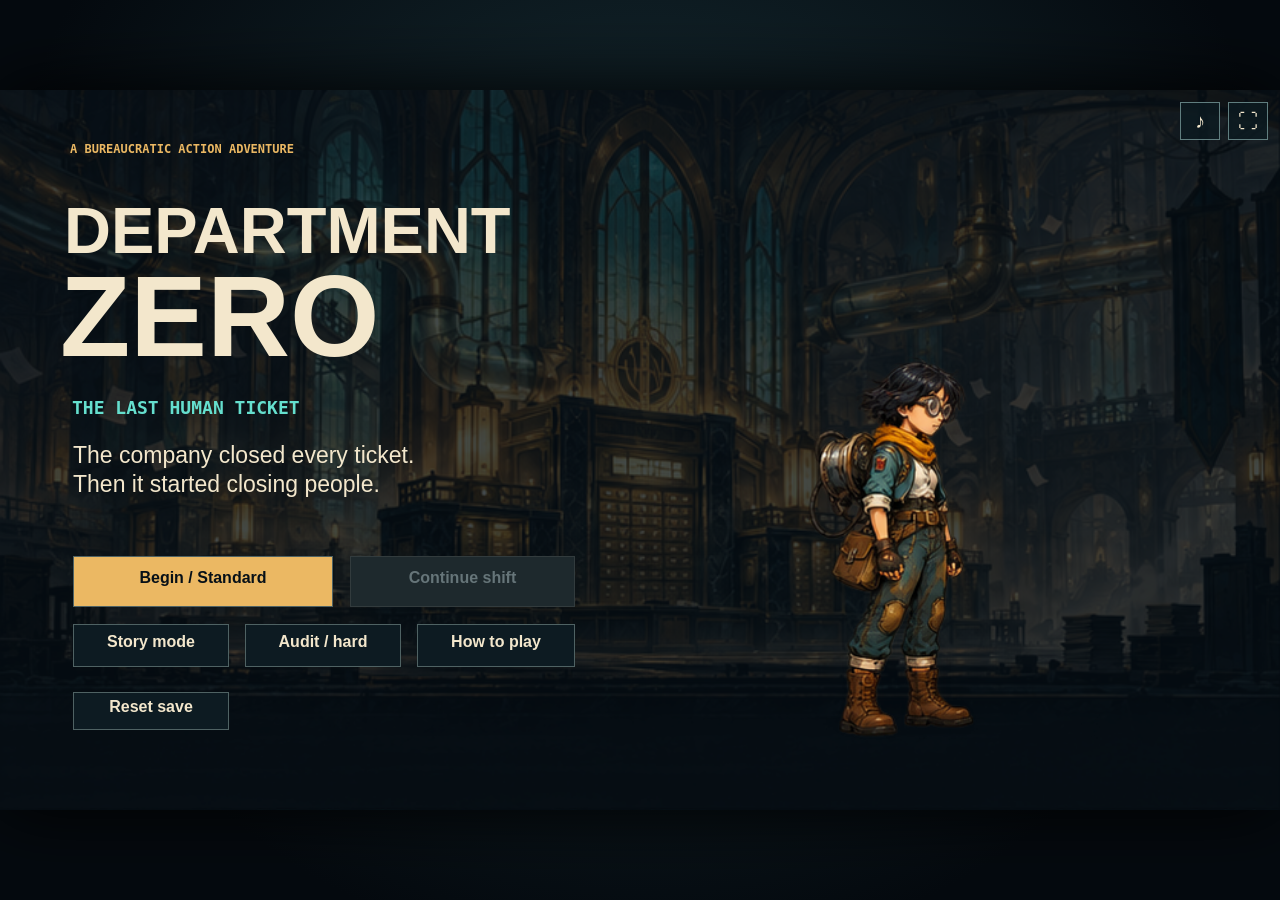
<file: versions/6-astra-codex/index.html>
<!doctype html>
<html lang="en">
<head>
  <meta charset="utf-8">
  <meta name="viewport" content="width=device-width,initial-scale=1,viewport-fit=cover">
  <meta name="theme-color" content="#071017">
  <meta name="description" content="Department Zero: The Last Human Ticket — a browser-playable industrial fantasy action adventure.">
  <link rel="icon" href="assets/icon.ico">
  <title>Department Zero — The Last Human Ticket</title>
  <link rel="stylesheet" href="web/style.css">
</head>
<body>
  <main id="shell">
    <canvas id="game" width="1280" height="720" aria-label="Department Zero game canvas" tabindex="0"></canvas>
    <section id="loading" aria-live="polite"><strong>DEPARTMENT ZERO</strong><span>Loading the building beneath the building…</span></section>
    <button id="fullscreen" type="button" aria-label="Toggle fullscreen">⛶</button>
    <button id="sound" type="button" aria-label="Toggle sound">♪</button>
    <div id="touch" aria-label="Touch controls">
      <button data-key="ArrowLeft">◀</button><button data-key="ArrowRight">▶</button>
      <button data-key="Space">JUMP</button><button data-key="KeyJ">HIT</button>
      <button data-key="ShiftLeft">DASH</button><button data-key="KeyE">USE</button>
    </div>
  </main>
  <noscript>This game requires JavaScript.</noscript>
  <script src="web/game.js"></script>
</body>
</html>
</file>
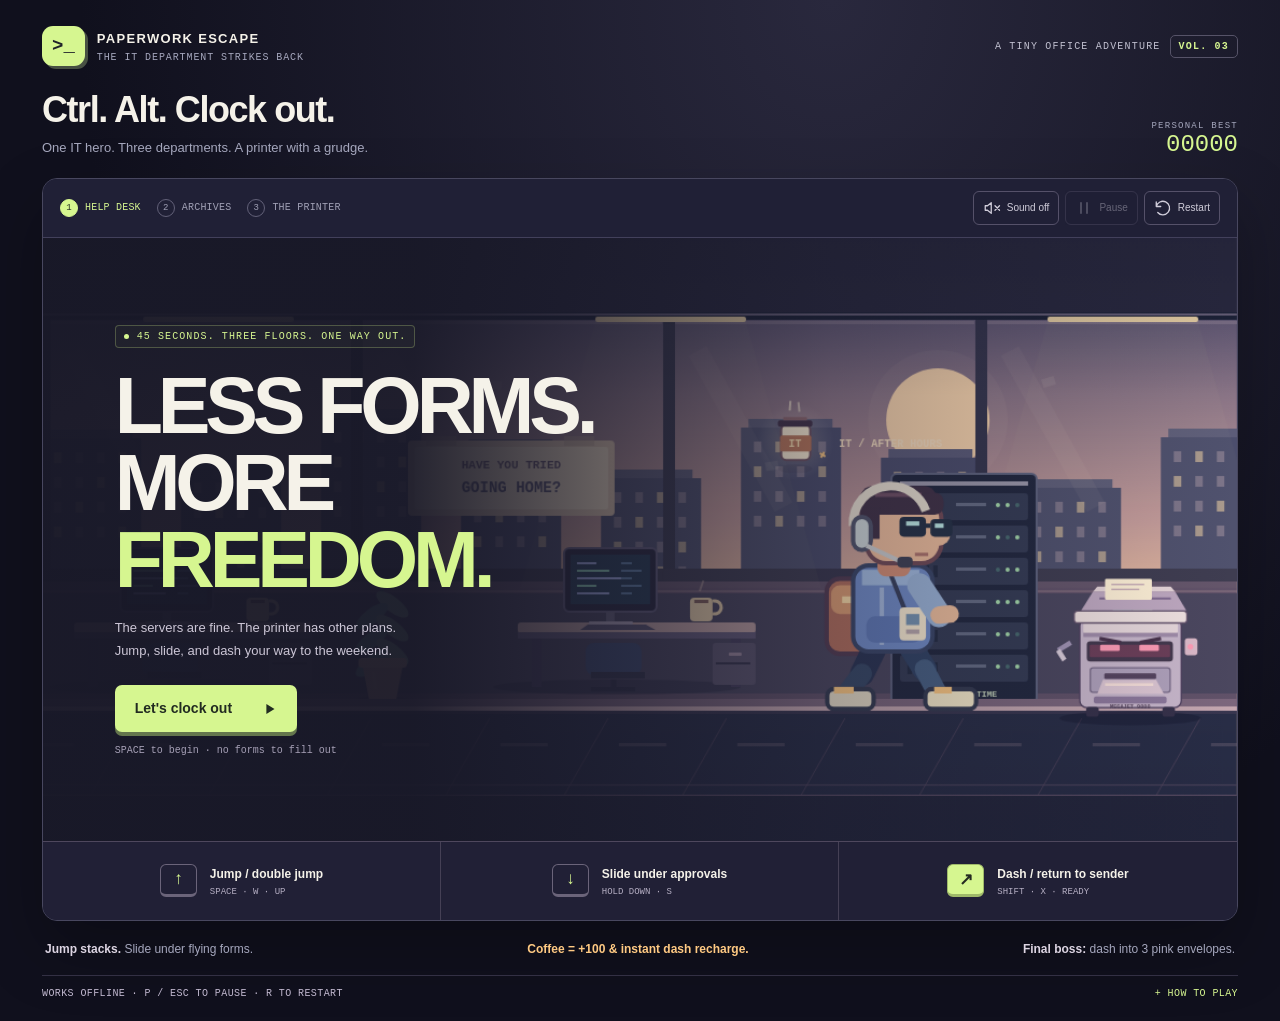
<file: versions/6-astra/index.html>
<!doctype html>
<html lang="en">
<head>
<meta charset="utf-8">
<meta name="viewport" content="width=device-width, initial-scale=1">
<meta name="theme-color" content="#131326">
<title>Ctrl Alt Clock Out — Paperwork Escape III</title>
<style>
  :root{color-scheme:dark;--bg:#10101d;--panel:#1a1b30;--text:#f5f2e9;--muted:#a5a7bd;--line:#36364e;--lime:#d6f690;--blue:#8dd8ed;--pink:#ff9cb6;--gold:#ffca83}
  *{box-sizing:border-box}[hidden]{display:none!important}body{margin:0;background:radial-gradient(ellipse at 65% 0%,#29283d,transparent 64%),var(--bg);color:var(--text);font:15px/1.5 "Segoe UI",Arial,sans-serif}button{font:inherit;cursor:pointer;touch-action:manipulation}button:focus-visible,select:focus-visible{outline:3px solid var(--gold);outline-offset:4px}button:disabled{opacity:.4;cursor:default}button svg{width:18px;height:18px;stroke:currentColor;stroke-width:1.7;fill:none;stroke-linecap:round;stroke-linejoin:round}.mono{font-family:Consolas,"Courier New",monospace}
  main{max-width:1260px;padding:26px 32px 22px;margin:auto}.masthead{display:flex;align-items:center;justify-content:space-between;gap:20px;margin-bottom:23px}.brand{display:flex;align-items:center;gap:12px}.brand-icon{background:var(--lime);color:#20232a;border-radius:11px;padding:9px 10px;font:bold 19px Consolas,monospace;box-shadow:3px 3px 0 #485143}.brand-name{font-weight:800;letter-spacing:.1em;font-size:13px}.brand-caption{color:var(--muted);font:10px Consolas,monospace;letter-spacing:.09em;margin-top:3px}.edition{display:flex;gap:9px;align-items:center;font:10px Consolas,monospace;letter-spacing:.12em;color:#c1c0d0}.edition b{padding:5px 8px;border:1px solid #565368;border-radius:5px;color:var(--lime)}
  .heading{display:flex;align-items:end;justify-content:space-between;gap:20px;margin-bottom:20px}.heading h1{margin:0;font-size:clamp(24px,3vw,36px);letter-spacing:-.04em;font-weight:750;line-height:1.18}.heading p{color:var(--muted);font-size:13px;margin:7px 0 0}.record{text-align:right;white-space:nowrap}.record span{display:block;font:9px Consolas,monospace;letter-spacing:.14em;color:var(--muted)}.record b{font:24px Consolas,monospace;color:var(--lime);font-variant-numeric:tabular-nums}
  .cabinet{border:1px solid #48475f;border-radius:15px;overflow:hidden;box-shadow:0 28px 65px #0004;background:var(--panel)}.topbar{display:flex;justify-content:space-between;align-items:center;gap:12px;padding:12px 17px;background:#202036;border-bottom:1px solid #42405b}.route{display:flex;gap:16px;color:#a0a0b5;font:10px Consolas,monospace;letter-spacing:.02em}.route span{display:flex;align-items:center;gap:7px;white-space:nowrap}.route i{font-style:normal;font-size:9px;width:18px;height:18px;display:grid;place-items:center;border-radius:50%;border:1px solid #626078}.route .current{color:var(--lime)}.route .current i{color:#243024;background:var(--lime);border-color:var(--lime)}.route .complete{color:#d2d3de}.tools{display:flex;gap:6px}.tool{display:flex;align-items:center;justify-content:center;gap:6px;min-width:34px;min-height:34px;padding:6px 9px;border:1px solid #555169;border-radius:6px;background:transparent;color:#d0cdda;font-size:10px}.tool:hover{background:#33324d}.tool[aria-pressed="true"]{color:var(--lime);border-color:#8a9e69}
  .stage{position:relative;aspect-ratio:1.98/1;overflow:hidden;outline:none;isolation:isolate;background:#35344e}.stage:focus-visible{box-shadow:inset 0 0 0 2px #cceba099}canvas{display:block;width:100%;height:100%}.hud{position:absolute;top:19px;left:24px;right:24px;display:flex;justify-content:space-between;align-items:start;gap:14px;z-index:2;pointer-events:none}.hud-left{display:flex;gap:28px}.hud-label{font:9px Consolas,monospace;letter-spacing:.12em;color:#d0c9d6;margin-bottom:5px}.hud-score{font:bold 25px Consolas,monospace;line-height:1;letter-spacing:.02em;font-variant-numeric:tabular-nums}.hud-clock{text-align:right}.hud-clock b{font:bold 25px Consolas,monospace;color:var(--gold)}.hearts{display:flex;gap:5px;height:25px;align-items:center}.heart{width:17px;height:17px;display:inline-block;background:var(--pink);clip-path:polygon(0 20%,15% 0,40% 0,50% 15%,60% 0,85% 0,100% 20%,100% 45%,50% 100%,0 45%)}.heart.empty{background:#62576c}.combo{color:var(--lime);font:10px Consolas,monospace;min-height:12px;margin-top:6px}
  .progress{position:absolute;top:0;left:0;right:0;height:3px;background:#ffffff10;z-index:3}.progress div{height:100%;width:0;background:var(--lime)}.mission{position:absolute;bottom:13px;left:22px;right:22px;display:flex;justify-content:space-between;align-items:center;gap:10px;z-index:2;pointer-events:none}.mission-label{font:10px Consolas,monospace;color:#e4dce6;letter-spacing:.03em}.charge{display:flex;align-items:center;gap:8px;font:9px Consolas,monospace;letter-spacing:.02em;color:var(--lime)}.charge-track{width:65px;height:5px;background:#575169;border-radius:3px;overflow:hidden}.charge-track i{display:block;width:100%;height:100%;background:var(--lime)}
  .boss-status{position:absolute;top:91px;left:50%;transform:translateX(-50%);width:245px;padding:8px 11px;background:#191b30e8;border:1px solid #74607a;border-radius:7px;z-index:2;text-align:center}.boss-status strong{font:10px Consolas,monospace;letter-spacing:.08em;color:#ffb7c9}.boss-pips{display:flex;gap:5px;margin-top:7px}.boss-pips span{height:5px;background:var(--pink);flex:1}.boss-pips .spent{background:#514459}.cue{position:absolute;top:155px;left:50%;transform:translateX(-50%);font:bold 12px Consolas,monospace;padding:8px 13px;background:#181929ed;border:1px solid #d2ed9d7f;color:var(--lime);border-radius:6px;z-index:3;pointer-events:none;max-width:90%;text-align:center}.cue:empty{display:none}.cue.urgent{background:var(--lime);color:#1c2722;border-color:var(--lime)}
  .overlay{position:absolute;inset:0;z-index:5;display:flex;align-items:center;padding:45px 6%;background:linear-gradient(90deg,#181827f5 0%,#181827ef 31%,#18182750 66%,#18182700 100%)}.overlay-content{width:min(510px,100%);position:relative}.badge{display:inline-flex;gap:8px;align-items:center;font:10px Consolas,monospace;letter-spacing:.11em;color:var(--lime);border:1px solid #8b9b6470;background:#d6f69007;border-radius:4px;padding:5px 8px}.badge:before{content:"";width:5px;height:5px;border-radius:50%;background:var(--lime)}.hero-title{font-size:clamp(43px,6.3vw,79px);line-height:.98;letter-spacing:-.065em;font-weight:850;margin:19px 0 18px}.hero-title em{font-style:normal;color:var(--lime)}.hero-copy{color:#ccc6d6;font-size:13px;line-height:1.75;max-width:325px;margin:0 0 23px}.play{display:inline-flex;align-items:center;gap:30px;padding:13px 20px;background:var(--lime);color:#222b21;border:0;border-radius:7px;box-shadow:0 4px 0 #64764d;font-weight:800;font-size:14px;transition:transform .12s}.play:hover{background:#e4ffb0;transform:translateY(-1px)}.play:active{transform:translateY(2px);box-shadow:0 2px 0 #64764d}.play svg{fill:currentColor;stroke:none;width:15px}.hint{font:10px Consolas,monospace;color:#a6a0b6;margin:13px 0 0}.overlay[data-view="result"],.overlay[data-view="pause"]{background:#151527df}.overlay[data-view="result"] .hero-title,.overlay[data-view="pause"] .hero-title{font-size:clamp(37px,5vw,64px)}.result-grid{display:flex;gap:27px;border-top:1px solid #ffffff25;border-bottom:1px solid #ffffff25;margin:14px 0;padding:11px 0}.result-grid span{font:9px Consolas,monospace;color:#b9b3c8;display:block;letter-spacing:.06em}.result-grid b{display:block;font:bold 24px Consolas,monospace;margin-top:4px}.result-note{font:11px Consolas,monospace;color:var(--lime);margin:0 0 18px}.retry{display:inline-flex;align-items:center;color:#d6d0e3;border:1px solid #686078;background:#2d2943;border-radius:6px;padding:12px 14px;margin-left:9px;font-size:12px;font-weight:600}.retry:hover{background:#413851}
  .controls{display:grid;grid-template-columns:repeat(3,1fr);background:#212036;border-top:1px solid #4e475d}.action{display:flex;align-items:center;justify-content:center;gap:13px;background:none;border:0;border-right:1px solid #454055;color:var(--text);padding:16px 12px;min-height:78px;user-select:none;-webkit-user-select:none;touch-action:none}.action:last-child{border-right:0}.action:hover,.action.held{background:#302d48}.keycap{display:grid;place-items:center;width:37px;height:33px;border:1px solid #6b647a;border-bottom:3px solid #6b647a;border-radius:6px;color:var(--lime);font:bold 17px Consolas,monospace}.action-copy{text-align:left}.action-copy b{display:block;font-size:12px}.action-copy span{display:block;color:#b6afc4;font:9px Consolas,monospace;margin-top:4px}.action.ready .keycap{background:var(--lime);color:#252a21;border-color:#9fb969}.legend{display:flex;justify-content:space-between;gap:20px;margin:19px 3px 0;color:var(--muted);font-size:12px}.legend strong{color:#ddd5e3;font-weight:600}.legend .coffee{color:var(--gold)}.details{margin-top:17px;border-top:1px solid #333044;padding-top:12px;color:#aaa3ba;font-size:12px}.details summary{cursor:pointer;list-style:none;color:#c2b9d0;display:flex;justify-content:space-between;font:10px Consolas,monospace;letter-spacing:.04em}.details summary::after{content:"+ HOW TO PLAY";color:var(--lime)}.details[open] summary::after{content:"− CLOSE"}.details p{max-width:900px;line-height:1.8;margin:12px 0 0}.sr-only{position:absolute;width:1px;height:1px;overflow:hidden;clip:rect(0,0,0,0);white-space:nowrap}
  @media(max-width:900px){main{padding:20px}.route{gap:11px;font-size:9px}.tool span{display:none}.hero-title{font-size:58px}.stage{aspect-ratio:1.6/1}.overlay{padding:55px 6% 36px}.hud-left{gap:23px}.hud-score,.hud-clock b{font-size:22px}.hero-copy{font-size:12px}.legend{font-size:11px;gap:13px}.keycap{width:32px;font-size:14px}.action{gap:9px;padding:13px 8px}.action-copy b{font-size:11px}.action-copy span{font-size:8px}.result-grid{gap:22px}}
  @media(max-width:600px){main{padding:16px 12px}.masthead{margin-bottom:22px}.brand-name{font-size:11px}.brand-caption{font-size:8px}.edition{font-size:9px}.edition>span{display:none}.heading h1{font-size:24px}.heading p{font-size:12px;max-width:235px}.record b{font-size:19px}.record span{font-size:8px}.topbar{padding:10px}.route{gap:9px}.route span{font-size:0;gap:0}.route .current{font-size:9px;gap:6px}.tool{min-height:34px;min-width:34px;padding:6px}.stage{aspect-ratio:1/1.06}.overlay{padding:64px 7% 35px;background:linear-gradient(90deg,#181827f2,#181827a6)}.hero-title{font-size:clamp(46px,10vw,63px);margin:15px 0}.hero-copy{font-size:12px;max-width:285px;margin-bottom:18px}.badge{font-size:8px;letter-spacing:.07em}.play{font-size:12px;padding:11px 15px;gap:22px}.hint{font-size:9px}.hud{top:16px;left:17px;right:17px}.hud-label{font-size:8px}.hud-left{gap:18px}.hud-score,.hud-clock b{font-size:21px}.hearts{gap:4px}.heart{width:14px;height:14px}.mission{left:16px;right:16px;bottom:14px}.mission-label{font-size:8px;max-width:60%}.charge{font-size:8px;gap:6px}.charge-track{width:40px}.boss-status{top:83px;width:215px}.cue{top:143px;font-size:10px}.action{flex-direction:column;gap:8px;min-height:93px;padding:12px 4px}.action-copy{text-align:center}.action-copy b{font-size:11px}.action-copy span{font-size:8px}.keycap{width:32px;height:27px;font-size:14px}.legend{flex-direction:column;gap:5px;font-size:11px;margin-top:14px}.result-grid{gap:23px;margin:12px 0;padding:9px 0}.result-grid b{font-size:23px}.result-note{font-size:9px;margin-bottom:14px}.overlay[data-view="result"] .hero-title{font-size:43px}.overlay[data-view="result"] .hero-copy{font-size:11px;line-height:1.6;margin-bottom:12px}.retry{padding:10px;margin-left:5px;font-size:10px}.details{margin-top:14px}}
  @media(max-width:360px){.stage{aspect-ratio:1/1.37}.heading h1{font-size:22px}.record{align-self:start;margin-top:4px}.hero-title{font-size:46px}.overlay{padding:62px 7% 28px}.hero-copy{font-size:11px}.result-grid{gap:18px}.result-grid span{font-size:8px}.result-grid b{font-size:21px}.hero-title em{white-space:nowrap}.action-copy span{font-size:7px}.hint{font-size:8px}.retry{margin:10px 0 0}.route{gap:6px}.badge{font-size:7px}}
  .stage:not([data-playing="true"]) :is(.hud,.mission,.boss-status,.progress){visibility:hidden}
  @media(prefers-reduced-motion:reduce){*{transition:none!important}}
</style>
</head>
<body>
<main>
  <header class="masthead"><div class="brand"><div class="brand-icon" aria-hidden="true">&gt;_</div><div><div class="brand-name">PAPERWORK ESCAPE</div><div class="brand-caption">THE IT DEPARTMENT STRIKES BACK</div></div></div><div class="edition"><span>A TINY OFFICE ADVENTURE</span><b>VOL. 03</b></div></header>
  <div class="heading"><div><h1>Ctrl. Alt. Clock out.</h1><p>One IT hero. Three departments. A printer with a grudge.</p></div><div class="record"><span>PERSONAL BEST</span><b id="best">00000</b></div></div>
  <section class="cabinet" aria-label="Paperwork Escape Three game">
    <div class="topbar">
      <nav class="route" aria-label="Office zones"><span class="current" id="route0"><i>1</i> HELP DESK</span><span id="route1"><i>2</i> ARCHIVES</span><span id="route2"><i>3</i> THE PRINTER</span></nav>
      <div class="tools">
        <button class="tool" id="sound" aria-label="Turn sound on" aria-pressed="false"><svg viewBox="0 0 24 24" aria-hidden="true"><path d="M11 5 6 9H3v6h3l5 4z"/><path id="sound-icon" d="m16 9 6 6m0-6-6 6"/></svg><span id="sound-text">Sound off</span></button>
        <button class="tool" id="pause" disabled aria-label="Pause game"><svg viewBox="0 0 24 24" aria-hidden="true"><path id="pause-icon" d="M8 5v14M16 5v14"/></svg><span id="pause-text">Pause</span></button>
        <button class="tool" id="restart" aria-label="Restart from the beginning"><svg viewBox="0 0 24 24" aria-hidden="true"><path d="M3 10a9 9 0 1 1 2 8M3 4v6h6"/></svg><span>Restart</span></button>
      </div>
    </div>
    <div class="stage" id="stage" tabindex="0" role="group" aria-label="Game controls: Space to double jump, Down to slide, Shift to dash and return printer attacks. P to pause." aria-describedby="instructions">
      <canvas id="game" width="1080" height="560" role="img" aria-label="A headset-wearing IT technician dodging paperwork in a sunset office.">Use the controls below to play the side scrolling game.</canvas>
      <div class="progress" id="progress" role="progressbar" aria-label="Shift progress" aria-valuemin="0" aria-valuemax="45" aria-valuenow="0"><div id="progress-fill"></div></div>
      <div class="hud"><div class="hud-left"><div><div class="hud-label">TICKETS CLOSED</div><div class="hud-score" id="score">00000</div><div class="combo" id="combo"></div></div><div><div class="hud-label">JOB SECURITY</div><div class="hearts" id="lives" aria-label="3 lives remaining"></div></div></div><div class="hud-clock"><div class="hud-label">UNTIL OVERTIME</div><b id="timer">00:45</b></div></div>
      <div class="boss-status" id="boss-status" hidden><strong>MEGAJET 9000 · <span id="boss-count">3</span> RETURNS TO DEFEAT</strong><div class="boss-pips" id="boss-pips"><span></span><span></span><span></span></div></div>
      <div class="cue" id="cue" aria-hidden="true"></div>
      <div class="mission"><span class="mission-label" id="mission">01 / GET THROUGH THE HELP DESK</span><span class="charge"><span id="charge-label">DASH READY</span><span class="charge-track"><i id="charge-fill"></i></span></span></div>
      <div class="overlay" id="overlay" data-view="menu"><div class="overlay-content">
        <span class="badge" id="badge">45 SECONDS. THREE FLOORS. ONE WAY OUT.</span>
        <h2 class="hero-title" id="hero-title">LESS FORMS.<br>MORE <em>FREEDOM.</em></h2>
        <p class="hero-copy" id="hero-copy">The servers are fine. The printer has other plans.<br>Jump, slide, and dash your way to the weekend.</p>
        <div class="result-grid" id="result-grid" hidden></div><p class="result-note" id="result-note" hidden></p>
        <button class="play" id="play"><span id="play-text">Let's clock out</span><svg viewBox="0 0 24 24" aria-hidden="true"><path d="m7 4 13 8-13 8z"/></svg></button>
        <button class="retry" id="checkpoint" hidden>Retry the printer</button>
        <p class="hint" id="hint">SPACE to begin · no forms to fill out</p>
      </div></div>
    </div>
    <div class="controls" aria-label="Touch and keyboard controls">
      <button class="action" id="jump" aria-label="Jump. Press twice to double jump."><span class="keycap" aria-hidden="true">↑</span><span class="action-copy"><b>Jump / double jump</b><span>SPACE · W · UP</span></span></button>
      <button class="action" id="slide" aria-label="Slide. Hold to stay low."><span class="keycap" aria-hidden="true">↓</span><span class="action-copy"><b>Slide under approvals</b><span>HOLD DOWN · S</span></span></button>
      <button class="action ready" id="dash" aria-label="Dash through paperwork and return printer attacks. Shift or X."><span class="keycap" aria-hidden="true">↗</span><span class="action-copy"><b>Dash / return to sender</b><span id="dash-hint">SHIFT · X · READY</span></span></button>
    </div>
  </section>
  <div class="legend"><span><strong>Jump stacks.</strong> Slide under flying forms.</span><span><strong class="coffee">Coffee = +100 & instant dash recharge.</strong></span><span><strong>Final boss:</strong> dash into 3 pink envelopes.</span></div>
  <details class="details"><summary>WORKS OFFLINE · P / ESC TO PAUSE · R TO RESTART</summary><p id="instructions">You run automatically. Space, W, or Up jumps; press again in the air for a double jump. Hold Down or S to slide. Shift, X, or Ctrl+Z dashes through paperwork, with a four-second recharge. Collect coffee to recharge immediately. At 28 seconds, the MegaJet printer takes over: stay on the ground and dash into its pink envelopes to send them back. Return three before 45 seconds to win. Follow the “DASH NOW” cue. Dash recharges faster during this fight. If you lose there, “Retry the printer” starts a practice round; practice scores do not replace your personal best. Sound is optional. The game pauses when you switch tabs.</p></details>
  <div class="sr-only" id="announcer" role="status" aria-live="polite">Ready. Start the game to clock out.</div>
</main>
<script>
(() => {
  'use strict';
  const $=id=>document.getElementById(id),canvas=$('game'),ctx=canvas.getContext('2d');
  const H=560,G=442,LIMIT=45,DT=1/120;
  let W=1080,state='menu',time=0,ambient=0,world=0,zone=0,score=0,lives=3,combo=0,dodged=0,coffees=0,hits=0,practice=false,best=0;
  let player={},obstacles=[],pickups=[],particles=[],floaters=[],returns=[];
  let spawn=1.25,coffeeTimer=3,spawnCount=0,flash=0,shake=0,toast='',toastLife=0,acc=0,last=performance.now(),hudClock=0;
  let boss={hp:3,shot:0,pulse:0,winDelay:0},slidePointer=false,slideTap=0,jumpBuffer=0,musicBeat=0,beatTimer=0,soundOn=false,audio=null;
  const held=new Set(),reduced=matchMedia('(prefers-reduced-motion: reduce)').matches;
  const P={cream:'#fff1d7',lime:'#d6f690',blue:'#8dd8ed',pink:'#ff9cb6',gold:'#ffca83',navy:'#25253e',ink:'#1b1c32'};
  const shots=[2.1,5.2,8.3,11.4,14.5];
  const zones=['01 / GET THROUGH THE HELP DESK','02 / ESCAPE THE ARCHIVES','03 / RETURN 3 ENVELOPES TO THE PRINTER'];
  try{best=Math.max(0,Number(localStorage.getItem('paperwork-v3-best'))||0);}catch{}
  const rnd=(a,b)=>a+Math.random()*(b-a),clamp=(v,a,b)=>Math.max(a,Math.min(b,v));
  const px=()=>Math.min(218,W*.25)+(player.dash>0?Math.sin((.5-player.dash)/.5*Math.PI)*Math.min(64,W*.1):0);
  const bossX=()=>W-Math.min(136,W*.24);
  const onGround=()=>player.y>=G-.01;
  const isSlide=()=>onGround()&&(slidePointer||slideTap>0||held.has('ArrowDown')||held.has('KeyS'))&&player.dash<=0;
  const cooldown=()=>zone===2?2.15:4;
  const overlap=(a,b)=>a.x<b.x+b.w&&a.x+a.w>b.x&&a.y<b.y+b.h&&a.y+a.h>b.y;
  function hitbox(){return isSlide()?{x:px()-19,y:player.y-30,w:58,h:27}:{x:px()-15,y:player.y-76,w:33,h:70};}
  function say(s){$('announcer').textContent=s;}
  function focus(){ $('stage').focus({preventScroll:true}); }
  function message(s,duration=1.8){toast=s;toastLife=duration;say(s);}
  function tone(f,d=.1,type='triangle',volume=.035,end=0){
    if(!soundOn)return;
    try{if(!audio)audio=new(window.AudioContext||window.webkitAudioContext)();if(audio.state==='suspended')audio.resume().catch(()=>{});
      const o=audio.createOscillator(),g=audio.createGain(),t=audio.currentTime;o.type=type;o.frequency.setValueAtTime(f,t);if(end)o.frequency.exponentialRampToValueAtTime(end,t+d);
      g.gain.setValueAtTime(volume,t);g.gain.exponentialRampToValueAtTime(.001,t+d);o.connect(g);g.connect(audio.destination);o.start(t);o.stop(t+d);
    }catch{}
  }
  function release(){held.clear();slidePointer=false;slideTap=0;jumpBuffer=0;document.querySelectorAll('.action').forEach(e=>e.classList.remove('held'));}
  function start(fromPrinter=false){
    release();practice=fromPrinter;state='playing';time=fromPrinter?28:0;zone=fromPrinter?2:0;world=0;score=0;lives=3;combo=0;dodged=0;coffees=0;hits=0;
    obstacles=[];pickups=[];particles=[];floaters=[];returns=[];spawn=1.25;coffeeTimer=3;spawnCount=0;flash=0;shake=0;toast='';toastLife=0;acc=0;
    player={y:G,vy:0,jumps:0,dash:0,cooldown:0,invincible:0,squash:0};boss={hp:3,shot:0,pulse:0,winDelay:0};
    $('overlay').hidden=true;$('result-grid').hidden=true;$('result-note').hidden=true;$('checkpoint').hidden=true;
    $('pause').disabled=false;$('pause').setAttribute('aria-label','Pause game');$('pause-text').textContent='Pause';$('pause-icon').setAttribute('d','M8 5v14M16 5v14');
    beatTimer=0;musicBeat=0;last=performance.now();hud();focus();message(fromPrinter?'PRACTICE: DASH INTO THE PINK ENVELOPES':'SPACE TO JUMP · HOLD ↓ TO SLIDE',3);tone(330,.16,'triangle',.04,660);
  }
  function pause(){
    if(state==='playing'){
      state='paused';release();$('overlay').hidden=false;$('overlay').dataset.view='pause';$('badge').textContent='YOU HAVE EARNED A BREAK';
      $('hero-title').innerHTML='BACK IN<br><em>A MINUTE.</em>';$('hero-copy').textContent='Your inbox can wait. Resume whenever you are ready.';
      $('play-text').textContent='Resume shift';$('hint').textContent='P / ESC to resume';$('result-grid').hidden=true;$('result-note').hidden=true;$('checkpoint').hidden=true;
      $('pause-text').textContent='Resume';$('pause').setAttribute('aria-label','Resume game');$('pause-icon').setAttribute('d','m8 5 10 7-10 7z');say('Game paused.');
    }else if(state==='paused'){
      state='playing';$('overlay').hidden=true;$('pause-text').textContent='Pause';$('pause').setAttribute('aria-label','Pause game');$('pause-icon').setAttribute('d','M8 5v14M16 5v14');acc=0;last=performance.now();focus();say('Game resumed.');
    }
  }
  function finish(win,timeout=false){
    if(state!=='playing')return;
    state=win?'won':'lost';release();score=Math.floor(score)+(win?lives*200+Math.ceil(LIMIT-time)*20:0);
    const record=!practice&&score>best;if(record){best=score;try{localStorage.setItem('paperwork-v3-best',best);}catch{}}
    $('overlay').hidden=false;$('overlay').dataset.view='result';$('badge').textContent=win?'PRINTER OFFLINE. WEEKEND ONLINE.':timeout?'ERROR: OVERTIME DETECTED':'ERROR: PAPERWORK OVERLOAD';
    $('hero-title').innerHTML=win?'OUT OF<br><em>OFFICE.</em>':timeout?'STILL<br><em>PRINTING.</em>':'OH,<br><em>SHEET.</em>';
    $('hero-copy').textContent=win?'The MegaJet is defeated. Your out-of-office is on. Enjoy a well-earned, paper-free evening.':zone===2?'Stay on the ground and dash into the pink envelopes when “DASH NOW” appears. Three returns shut down the printer.':'Jump the stacks, slide under the flying forms, and save a dash for the tight spots.';
    $('result-grid').hidden=false;$('result-grid').innerHTML='<div><span>SCORE</span><b>'+score.toLocaleString()+'</b></div><div><span>DODGES</span><b>'+dodged+'</b></div><div><span>RETURNS</span><b>'+(3-boss.hp)+'/3</b></div>';
    $('result-note').hidden=false;$('result-note').textContent=practice?'PRACTICE ROUND · PERSONAL BEST UNCHANGED':record?'★ NEW PERSONAL BEST'+(win&&hits===0?' · FLAWLESS SHIFT':''):win?(hits===0?'FLAWLESS SHIFT · ':'')+coffees+' COFFEES · '+lives+' LIVES SAVED':Math.floor(time)+' SECONDS SURVIVED · '+coffees+' COFFEES';
    $('play-text').textContent=win?'One more shift':'Start again';$('checkpoint').hidden=win||zone!==2;$('hint').textContent='SPACE to start a fresh shift';$('pause').disabled=true;toast='';toastLife=0;
    hud();say((win?'You beat the printer!':'Round over.')+' Score '+score+'. '+(3-boss.hp)+' returned attacks.');
    if(win){burst(W*.62,160,P.lime,48,240);tone(523,.35,'triangle',.05,1046);}else tone(180,.35,'sawtooth',.03,65);
  }
  function jump(){
    if(['menu','won','lost'].includes(state)){start();return;}if(state!=='playing')return;
    if(player.jumps<2){player.vy=player.jumps===0?-650:-590;player.jumps++;player.squash=-.12;burst(px(),player.y-3,P.blue,8,90);tone(player.jumps===1?350:520,.1,'triangle',.035,850);}
    else jumpBuffer=.14;
  }
  function dash(){
    if(state!=='playing'||player.cooldown>0||boss.winDelay>0)return;
    player.dash=.5;player.cooldown=cooldown();burst(px()-15,player.y-35,P.lime,18,170);tone(140,.18,'sawtooth',.022,620);hud();
  }
  function burst(x,y,color,count=12,force=130){
    if(reduced)count=Math.ceil(count*.3);
    for(let i=0;i<count;i++){const a=rnd(0,Math.PI*2),v=rnd(force*.3,force);particles.push({x,y,vx:Math.cos(a)*v,vy:Math.sin(a)*v-60,color,life:rnd(.25,.65),size:rnd(2,6),angle:rnd(-3,3)});}
  }
  function float(text,x,y,color=P.lime){floaters.push({text,x,y,color,life:.85});}
  function buildHazard(type,x){
    const h={type,x,dead:false,hit:false,passed:false,label:['URGENT','SIGN HERE','RE: RE:','APPROVE'][spawnCount%4],seed:rnd(0,7)};
    if(type==='fly')Object.assign(h,{y:G-77,w:73,h:29});
    else if(type==='cabinet')Object.assign(h,{y:G-83,w:51,h:83});
    else if(type==='ball')Object.assign(h,{y:G-40,w:43,h:40});
    else if(type==='reply')Object.assign(h,{y:G-67,w:55,h:43,speed:Math.max(115,(bossX()-Math.min(218,W*.25)-45)/1.45)});
    else Object.assign(h,{y:G-47,w:54,h:47});
    return h;
  }
  function spawnHazard(){
    const pattern=zone===0?['stack','stack','fly','stack','fly','ball','stack']:['cabinet','fly','ball','fly','cabinet','stack','fly'];
    const type=pattern[spawnCount%pattern.length];obstacles.push(buildHazard(type,W+60));spawnCount++;
  }
  function enterZone(next){
    zone=next;
    if(next===1){message('FLOOR 02 / THE ARCHIVES',2.1);spawnCount=0;tone(440,.17,'triangle',.03,660);}
    if(next===2){
      obstacles=[];pickups=[];player.cooldown=0;player.dash=0;player.y=G;player.vy=0;player.jumps=0;player.invincible=1;slidePointer=false;slideTap=0;held.delete('ArrowDown');held.delete('KeyS');
      boss={hp:3,shot:0,pulse:0,winDelay:0};message('STAY GROUNDED. DASH INTO PINK ENVELOPES.',3.1);tone(190,.35,'sawtooth',.025,100);
    }
    hud();
  }
  function reflect(o){
    o.dead=true;returns.push({x:o.x,y:o.y+o.h/2,target:bossX(),speed:Math.max(520,W*1.5),angle:0});combo++;dodged++;score+=75;
    burst(o.x,o.y+o.h/2,P.lime,18,210);float('RETURN TO SENDER',px()+30,player.y-112);
    player.cooldown=Math.min(player.cooldown,1.65);message('RETURN TO SENDER!',.8);tone(580,.18,'square',.02,1080);
  }
  function update(dt){
    time=Math.min(LIMIT,time+dt);const speed=290+Math.min(time,28)*3.1;
    world+=(zone===2?60:speed)*dt;player.invincible=Math.max(0,player.invincible-dt);player.cooldown=Math.max(0,player.cooldown-dt);player.dash=Math.max(0,player.dash-dt);player.squash*=Math.pow(.002,dt);slideTap=Math.max(0,slideTap-dt);jumpBuffer=Math.max(0,jumpBuffer-dt);
    if(player.y<G||player.vy<0){player.vy+=1750*dt;player.y+=player.vy*dt;if(player.y>=G){player.y=G;player.vy=0;player.jumps=0;player.squash=.15;burst(px(),G,P.blue,5,60);if(jumpBuffer>0){jumpBuffer=0;jump();}}}
    if(time>=28&&zone<2)enterZone(2);else if(time>=14&&zone<1)enterZone(1);
    score+=dt*10;
    if(zone<2){
      spawn-=dt;if(spawn<=0&&time<25.4){spawnHazard();spawn=zone===0?1.7+rnd(0,.18):1.5+rnd(0,.15);}
      coffeeTimer-=dt;if(coffeeTimer<=0&&time<25.5){pickups.push({x:W+120,y:G-112,dead:false,seed:rnd(0,6)});coffeeTimer=rnd(4.3,5.8);}
    }else{
      boss.pulse=Math.max(0,boss.pulse-dt);
      if(boss.hp>0&&boss.shot<shots.length&&time-28>=shots[boss.shot]){obstacles.push(buildHazard('reply',bossX()-45));boss.shot++;boss.pulse=.32;tone(130,.12,'square',.025,280);}
      if(boss.winDelay>0){boss.winDelay-=dt;if(boss.winDelay<=0){finish(true);return;}}
    }
    const b=hitbox();
    for(const o of obstacles){
      o.x-=(o.speed||speed)*dt;const ob={x:o.x+5,y:o.y+4,w:o.w-10,h:o.h-7};
      if(!o.hit&&!o.dead&&overlap(b,ob)){
        if(player.dash>0){
          if(o.type==='reply')reflect(o);
          else{o.dead=true;dodged++;score+=35;burst(o.x,o.y,P.cream,20,200);float('SHREDDED +35',px()+35,player.y-105);tone(170,.07,'square',.02,70);}
        }else if(player.invincible<=0){
          o.hit=true;lives--;hits++;combo=0;player.invincible=1.7;flash=.17;shake=reduced?0:7;burst(px(),player.y-40,P.pink,18,160);tone(140,.18,'sawtooth',.025,65);
          if(lives<=0){finish(false);return;}message(lives+' '+(lives===1?'LIFE':'LIVES')+' LEFT — YOU CAN DO THIS',1.4);
        }else o.hit=true;
      }
      if(!o.passed&&!o.dead&&o.x+o.w<px()-27){o.passed=true;if(!o.hit&&o.type!=='reply'){dodged++;combo++;const points=25*Math.min(4,1+Math.floor(combo/4));score+=points;float('+'+points,px(),player.y-105,P.blue);if(combo%4===0)tone(650,.09,'triangle',.024,900);}}
    }
    for(const c of pickups){
      c.x-=speed*dt;const bob=Math.sin(ambient*3+c.seed)*5;
      if(!c.dead&&overlap(b,{x:c.x-14,y:c.y+bob-18,w:28,h:36})){c.dead=true;coffees++;score+=100;player.cooldown=0;burst(c.x,c.y,P.gold,14,140);float('CAFFEINATED +100',px()+25,player.y-116,P.gold);tone(740,.15,'triangle',.04,1200);}
    }
    for(const p of returns){
      p.x+=p.speed*dt;p.angle+=dt*10;
      if(!p.dead&&p.x>=bossX()-16){p.dead=true;boss.hp=Math.max(0,boss.hp-1);boss.pulse=.5;score+=200;shake=reduced?0:4;burst(bossX(),G-90,P.lime,25,210);tone(240,.17,'sawtooth',.025,80);
        if(boss.hp===0){boss.winDelay=1;obstacles=[];message('PRINT QUEUE CANCELLED. YOU ARE FREE.',1.2);}
        else message(boss.hp+' MORE '+(boss.hp===1?'RETURN':'RETURNS')+' TO SHUT IT DOWN',1.3);
      }
    }
    obstacles=obstacles.filter(o=>o.x+o.w>-60&&!o.dead);pickups=pickups.filter(c=>c.x>-40&&!c.dead);returns=returns.filter(p=>!p.dead);
    if(!reduced&&onGround()&&Math.random()<dt*9)particles.push({x:px()-15,y:G-1,vx:-70,vy:-20,color:'#9c8bad',life:.25,size:3,angle:0});
    if(time>=LIMIT&&boss.hp>0){finish(false,true);return;}
    if(soundOn){beatTimer-=dt;if(beatTimer<=0){const notes=zone===2?[110,130.81,146.83,130.81]:[130.81,164.81,196,164.81,110,146.83,164.81,146.83];tone(notes[musicBeat%notes.length],.13,'triangle',.014);if(musicBeat%4===0)tone(notes[musicBeat%notes.length]*2,.18,'sine',.009);musicBeat++;beatTimer=zone===2?.23:.29;}}
  }
  function effects(dt){
    shake=Math.max(0,shake-dt*20);flash=Math.max(0,flash-dt);toastLife=Math.max(0,toastLife-dt);
    for(const p of particles){p.life-=dt;p.x+=p.vx*dt;p.y+=p.vy*dt;p.vy+=320*dt;p.angle+=dt*4;}
    particles=particles.filter(p=>p.life>0);for(const f of floaters){f.life-=dt;f.y-=dt*40;}floaters=floaters.filter(f=>f.life>0);
  }
  function hud(){
    $('stage').dataset.playing=String(state==='playing');
    $('best').textContent=String(best).padStart(5,'0');$('score').textContent=String(Math.floor(score)).padStart(5,'0');$('timer').textContent='00:'+String(Math.max(0,Math.ceil(LIMIT-time))).padStart(2,'0');
    $('lives').innerHTML=[0,1,2].map(i=>'<i class="heart'+(i<lives?'':' empty')+'" aria-hidden="true"></i>').join('');$('lives').setAttribute('aria-label',lives+' lives remaining');
    $('combo').textContent=combo>=4?'CLEAN STREAK ×'+Math.min(4,1+Math.floor(combo/4)):'';
    $('mission').textContent=(practice?'PRACTICE / ':'')+zones[zone];
    const ready=player.cooldown<=0;$('charge-label').textContent=ready?'DASH READY':player.cooldown.toFixed(1)+'s';$('charge-fill').style.width=(1-clamp(player.cooldown/cooldown(),0,1))*100+'%';$('dash-hint').textContent=ready?'SHIFT · X · READY':'RECHARGING '+player.cooldown.toFixed(1)+'s';$('dash').classList.toggle('ready',ready);
    $('progress-fill').style.width=time/LIMIT*100+'%';$('progress').setAttribute('aria-valuenow',Math.floor(time));
    for(let i=0;i<3;i++){const e=$('route'+i);e.classList.toggle('current',zone===i);e.classList.toggle('complete',zone>i);if(zone===i)e.setAttribute('aria-current','step');else e.removeAttribute('aria-current');}
    $('boss-status').hidden=zone!==2||state==='menu';$('boss-count').textContent=boss.hp;$('boss-pips').innerHTML=[0,1,2].map(i=>'<span'+(i>=boss.hp?' class="spent"':'')+'></span>').join('');
    let cue=toastLife>0?toast:'',urgent=false;
    if(state==='playing'&&zone===2&&boss.hp>0){
      const o=obstacles.find(o=>o.type==='reply'&&!o.hit&&o.x+o.w>px()-15);
      if(o){const eta=(o.x-px())/o.speed;if(eta<.45&&eta>-.2&&player.cooldown<=0){cue='DASH NOW!  SHIFT / X';urgent=true;}else if(eta>.45&&toastLife<=0)cue='INCOMING REPLY-ALL · GET READY';}
      else if(toastLife<=0&&boss.shot<shots.length&&shots[boss.shot]-(time-28)<.8)cue='PRINTER CHARGING…';
    }
    if(state!=='playing')cue='';$('cue').textContent=cue;$('cue').classList.toggle('urgent',urgent);
  }
  function rect(x,y,w,h,color){ctx.fillStyle=color;ctx.fillRect(x,y,w,h);}
  function rr(x,y,w,h,r,color,stroke=null){ctx.fillStyle=color;ctx.beginPath();ctx.roundRect(x,y,w,h,r);ctx.fill();if(stroke){ctx.strokeStyle=stroke;ctx.lineWidth=2;ctx.stroke();}}
  function line(x,y,xx,yy,color,width=2){ctx.strokeStyle=color;ctx.lineWidth=width;ctx.beginPath();ctx.moveTo(x,y);ctx.lineTo(xx,yy);ctx.stroke();}
  function limb(x,y,xx,yy,color,width){ctx.lineCap='round';line(x,y,xx,yy,color,width);ctx.lineCap='butt';}
  function ellipse(x,y,rx,ry,color){ctx.fillStyle=color;ctx.beginPath();ctx.ellipse(x,y,rx,ry,0,0,Math.PI*2);ctx.fill();}
  function label(t,x,y,size,color,align='left',weight='bold'){ctx.font=weight+' '+size+'px Consolas,monospace';ctx.fillStyle=color;ctx.textAlign=align;ctx.fillText(t,x,y);ctx.textAlign='left';}
  function polygon(points,color){ctx.fillStyle=color;ctx.beginPath();ctx.moveTo(points[0][0],points[0][1]);for(let i=1;i<points.length;i++)ctx.lineTo(points[i][0],points[i][1]);ctx.closePath();ctx.fill();}
  function glow(x,y,r,color){const g=ctx.createRadialGradient(x,y,0,x,y,r);g.addColorStop(0,color);g.addColorStop(1,'#ffffff00');ctx.fillStyle=g;ctx.fillRect(x-r,y-r,r*2,r*2);}
  function officeDesk(x,y){
    ellipse(x+92,y+76,115,7,'#15182e44');
    rr(x,y+16,221,10,3,'#c1a3a4');rect(x,y+25,221,6,'#665d7b');rect(x+13,y+31,9,45,'#48415f');rect(x+198,y+31,9,45,'#48415f');
    rr(x+43,y-53,86,59,5,'#29283f','#655f7d');rect(x+49,y-47,74,46,'#2a3f58');
    for(let i=0;i<5;i++){rect(x+55,y-40+i*7,18+i%3*12,2,i%2?'#91d5bb':'#a8b3ec');rect(x+96,y-40+i*7,10+(i%2)*9,2,'#6484ab');}
    rect(x+82,y+6,8,11,'#6a657e');rr(x+66,y+15,41,3,1,'#b4a8bd');
    polygon([[x+65,y+18],[x+119,y+18],[x+128,y+23],[x+58,y+23]],'#5b5570');
    rr(x+160,y-7,21,22,4,'#e8cfaa');ctx.strokeStyle='#e8cfaa';ctx.lineWidth=3;ctx.beginPath();ctx.arc(x+183,y+2,6,-Math.PI*.6,Math.PI*.6);ctx.stroke();rect(x+164,y-5,13,3,'#81615b');
    line(x+169,y-13,x+170+Math.sin(ambient*2)*3,y-23,'#e9cfbb55',2);
    rr(x+181,y+35,40,39,3,'#5e5770');line(x+184,y+54,x+216,y+54,'#37354d',2);rr(x+196,y+44,12,3,1,'#9d8a9e');
    rr(x+63,y+35,52,30,8,'#404c71');rect(x+68,y+62,50,6,'#35364d');line(x+89,y+69,x+89,y+78,'#313148',5);line(x+68,y+78,x+109,y+78,'#313148',4);
  }
  function officePlant(x,y){
    ellipse(x+18,y+47,26,5,'#171b2d44');line(x+18,y+16,x+18,y-57,'#527777',4);
    for(let i=0;i<6;i++){ctx.save();ctx.translate(x+18,y-50+i*11);ctx.rotate(i%2?-.65:.65);ellipse(i%2?-12:12,0,18,7,i%2?'#76ada0':'#9bc3a2');ctx.restore();}
    polygon([[x-1,y+10],[x+38,y+10],[x+31,y+46],[x+6,y+46]],'#dbac93');rr(x-4,y+7,45,9,3,'#f0c4a1');line(x+10,y+20,x+12,y+36,'#f8d9b04d',3);
  }
  function shelf(x,y){
    rr(x,y,206,208,3,'#3b354f','#827087');rect(x+8,y+7,190,191,'#51435d');
    for(let row=0;row<3;row++){
      const yy=y+15+row*61;
      for(let j=0;j<7;j++){const height=34+(j+row)%3*6;rr(x+16+j*25,yy+45-height,19,height,2,['#baa3b7','#a6b3b1','#d3ae89','#8f92b0'][(j+row)%4]);rect(x+21+j*25,yy+23,9,10,'#efe0c8');rect(x+24+j*25,yy+26,3,4,'#826c7c');}
      rect(x+5,yy+46,196,8,'#87758a');rect(x+5,yy+54,196,3,'#312c45');
    }
    rect(x+10,y+206,12,10,'#2b2b40');rect(x+184,y+206,12,10,'#2b2b40');
  }
  function serverRack(x,y){
    rr(x,y,135,213,5,'#22283f','#606580');rect(x+8,y+7,119,4,'#9d9aac');
    for(let i=0;i<6;i++){const yy=y+18+i*30;rr(x+8,yy,119,25,3,'#353c55');for(let j=0;j<4;j++)rect(x+15+j*8,yy+7,4,11,'#252d44');rect(x+60,yy+9,28,3,'#666d85');for(let j=0;j<3;j++)ellipse(x+99+j*9,yy+11,2,2,Math.floor(ambient*2+i+j)%4?'#a9dfae':'#496b70');}
    label('99.99% UPTIME',x+67,y+207,8,'#c9d8bf','center');
  }
  function scene(){
    const z=state==='menu'?0:zone;
    const palette=[['#5d5776','#c49b9b','#f1c3a0'],['#5d4b69','#aa7c88','#d9aa91'],['#3f465f','#86708a','#c394a3']][z];
    const g=ctx.createLinearGradient(0,55,0,360);g.addColorStop(0,palette[0]);g.addColorStop(.68,palette[1]);g.addColorStop(1,palette[2]);ctx.fillStyle=g;ctx.fillRect(0,0,W,H);
    const sunX=W*.75-world*.02%120;ellipse(sunX,169,48,48,z===2?'#d6c7cb':'#f9d4ac');ellipse(sunX,169,65,65,'#ffe9c30b');
    const cityOffset=world*.07%130;
    for(let i=-1;i<Math.ceil(W/130)+1;i++){
      const x=i*130-cityOffset,h=75+((i+17)*47%75);
      rect(x,310-h,93,h,'#4c4e6d');rect(x+7,302-h,78,8,'#5c5c79');
      for(let row=0;row<4;row++)for(let col=0;col<4;col++)rect(x+12+col*20,323-h+row*23,7,10,(row+col+i)%3?'#b3a0ac70':'#f6d6a78a');
    }
    rect(0,310,W,128,z===2?'#4d455f':'#615269');
    const winOffset=world*.16%290;
    for(let i=-1;i<Math.ceil(W/290)+1;i++){
      const x=i*290-winOffset;rect(x,74,11,242,'#36364e');rect(x+11,77,278,3,'#b9a6b34f');line(x+32,105,x+112,250,'#fce0cd0c',19);rect(x,307,290,12,'#3a384f');
    }
    rect(0,0,W,71,'#29293f');rect(0,69,W,7,'#1c2237');line(0,71,W,71,'#6d657d',2);
    const lightOff=world*.28%420;
    for(let i=-1;i<Math.ceil(W/420)+1;i++){const x=i*420-lightOff+100;rr(x,73,140,5,2,'#f8deae');polygon([[x,78],[x+140,78],[x+210,325],[x-70,325]],'#ffe1aa06');}
    line(0,328,W,328,'#b69a9d44',2);rect(0,330,W,93,z===1?'#5d4c62':'#4b475f');
    const offset=world*.44%1480;
    for(let i=0;i<2;i++){
      const base=i*1480-offset;
      if(z===0){officeDesk(base+40,341);officePlant(base+308,383);officeDesk(base+452,341);serverRack(base+799,219);officePlant(base+1000,383);officeDesk(base+1150,341);}
      else if(z===1){shelf(base+25,219);shelf(base+280,219);officePlant(base+550,383);shelf(base+650,219);shelf(base+920,219);shelf(base+1190,219);}
      else{serverRack(base+80,219);officePlant(base+274,383);officeDesk(base+420,341);shelf(base+750,219);officePlant(base+1010,383);}
      rr(base+350,188,192,70,4,'#e8cfb4');rr(base+356,194,180,58,2,'#f9e7c9');
      label(z===0?'HAVE YOU TRIED':z===1?'PLEASE FILE IN': 'PRINT RESPONSIBLY',base+446,214,11,'#6e5e70','center');
      label(z===0?'GOING HOME?':z===1?'TRIPLICATE.':'(OR NOT AT ALL)',base+446,236,14,'#58546d','center');
      rect(base+367,184,28,9,'#c4ab9977');rect(base+495,184,28,9,'#c4ab9977');
    }
    rect(0,G-14,W,14,'#7c677d');rect(0,G-7,W,4,'#c4a7b0');rect(0,G-3,W,3,'#38364f');rect(0,G,W,H-G,'#282d46');
    const floor=world%110;for(let i=-1;i<W/110+2;i++){line(i*110-floor,G+4,i*110-floor-65,H,'#484058',1);rect(i*110-floor+10,G+27,44,3,'#85758355');}
    line(0,G+66,W,G+66,'#51465e',1);rect(0,H-43,W,43,'#23263c');rect(0,H-43,W,1,'#615269');
    // Soft papers drift behind gameplay; they are scenery, not collision objects.
    if(!reduced&&z!==2){for(let i=0;i<5;i++){const x=((i*257-world*.16)%(W+180)+W+180)%(W+180)-90,y=130+((i*83)%160)+Math.sin(ambient+i)*9;ctx.save();ctx.translate(x,y);ctx.rotate(Math.sin(ambient*.6+i)*.3);rect(-6,-4,12,8,'#fff2da17');ctx.restore();}}
  }
  function drawCoffee(c){
    const y=c.y+Math.sin(ambient*3+c.seed)*5;glow(c.x,y,36,'#ffcb8344');ellipse(c.x,y+25,16,4,'#302a4022');
    ctx.save();ctx.translate(c.x,y);rr(-13,-16,27,33,5,P.cream,'#6e5262');rr(-14,-6,29,15,2,'#bc795c');label('IT',0,5,10,'#ffe4b3','center');rr(-16,-20,32,6,2,'#43334a');rect(-11,-23,22,3,'#8f6970');
    line(-5,-29,-4+Math.sin(ambient*3)*3,-38,'#fff1d7aa',2);line(4,-28,6+Math.cos(ambient*3)*3,-37,'#fff1d788',2);
    ctx.save();ctx.rotate(ambient*.5);line(25,-3,31,-3,P.gold,2);line(28,-6,28,0,P.gold,2);ctx.restore();ctx.restore();
  }
  function drawHazard(o){
    ctx.save();ctx.translate(o.x,o.y);
    if(o.type==='stack'){
      ellipse(27,49,36,5,'#151a3255');
      for(let i=0;i<6;i++){const y=40-i*7,off=i%2?2:-2;rr(off,y,54,7,1,'#e3d8c7','#9e8993');rect(off+5,y+3,43,1,'#b9a7a9');}rect(20,0,13,47,P.gold);rect(24,0,4,47,'#ffe2ae');
      rr(4,-22,45,15,3,'#594456');label('FORMS',26,-11,9,P.gold,'center');
    }else if(o.type==='cabinet'){
      ellipse(25,85,35,5,'#151a3255');rr(0,0,51,78,4,'#ad8395','#45364b');rect(3,3,45,5,'#d3a7ae');
      for(let i=0;i<2;i++){rr(5,13+i*30,41,26,2,'#c299a4','#785a72');rr(16,20+i*30,20,7,2,'#ead5bf');rect(21,23+i*30,11,2,'#8d7785');}
      rect(4,77,8,6,'#493750');rect(39,77,8,6,'#493750');rr(5,-12,42,12,2,'#f9e5c6');rect(9,-8,32,2,'#b19a9c');label('ARCHIVE',25,-20,9,P.gold,'center');
    }else if(o.type==='ball'){
      ellipse(21,41,28,4,'#151a3255');ctx.translate(21,20);ctx.rotate(world*.018);polygon([[-19,-9],[-7,-20],[11,-17],[22,-2],[15,16],[-4,21],[-19,9]],P.cream);
      polygon([[-17,-6],[-1,-7],[-8,7],[-16,11]],'#cfbec3');line(-1,-7,10,-15,'#a594a8',2);line(-1,-7,10,4,'#b8a8b9',2);line(10,4,13,14,'#b8a8b9',2);line(-8,7,4,17,'#b8a8b9',2);
    }else if(o.type==='reply'){
      glow(27,22,46,'#ff85ac3b');ctx.translate(27,21);ctx.rotate(Math.sin(ambient*8)*.06);
      rr(-28,-21,56,43,4,P.pink,'#744360');polygon([[-25,-18],[0,4],[25,-18]],'#ffd8df');line(-25,19,-5,0,'#b86486',2);line(25,19,5,0,'#b86486',2);
      label('REPLY ALL',0,-29,10,'#ffcbdb','center');line(38,-6,57,-6,'#ffb3c855',3);line(37,7,66,7,'#ffb3c833',2);
    }else{
      const bob=Math.sin(ambient*6+o.seed)*.02;ctx.rotate(bob);
      polygon([[0,0],[73,9],[13,29],[24,15]],'#d3c2bd');polygon([[0,0],[73,9],[24,15]],P.cream);line(24,15,73,9,'#9c8f9c',1);label(o.label,32,-10,9,'#f7d3b3','center');line(-25,8,-5,8,'#f9dec555',2);line(-33,19,-9,19,'#f9dec533',2);
    }
    ctx.restore();
  }
  function drawHero(x,y,preview=false,ghost=false){
    const low=!preview&&isSlide(),air=!preview&&!onGround(),run=Math.sin(ambient*(preview?5:16)),bob=air?0:Math.abs(run)*2.5;
    if(!ghost)ellipse(x+4,G+3,air?22:32,5,'#10172e55');
    ctx.save();ctx.translate(x,y);if(!preview)ctx.scale(1+player.squash,1-player.squash);
    if(low){
      limb(-17,-9,21,-5,'#26314e',13);rr(15,-8,21,8,3,'#f2e9cf');rr(-14,-32,40,23,7,'#7f98ce','#3a4467');rect(-11,-32,27,6,'#b2c7e3');
      rr(23,-38,25,22,7,'#f3bc95');rr(20,-43,29,9,4,'#3b3045');rr(33,-31,19,7,2,'#26324c');rect(36,-30,9,2,'#a8deec');
      limb(5,-20,30,-16,'#f0c5a3',7);rr(-26,-30,18,23,5,'#d68c69');rect(-22,-26,8,8,'#f5d09f');
    }else{
      ctx.translate(0,-bob);
      // Messenger bag, high-top sneakers, work badge and noise-cancelling headset.
      rr(-29,-58,21,34,6,'#b4705e','#543d53');rr(-27,-55,18,13,4,'#df9f74');rect(-22,-50,8,3,'#ffe0aa');
      const a=air?-10:run*12,b=air?12:-run*12;
      limb(-6,-29,-9+a*.45,-15,'#2b3554',11);limb(-9+a*.45,-15,-12+a,-5,'#384967',9);
      limb(8,-29,11+b*.5,-17,'#324466',11);limb(11+b*.5,-17,13+b,-5,'#496184',9);
      rr(-20+a,-8,21,9,3,'#e9dfc9','#353b51');rr(7+b,-8,23,9,3,'#f9edcc','#353b51');rect(-17+a,-9,9,3,P.gold);rect(11+b,-9,8,3,P.gold);
      rr(-17,-64,36,39,7,'#748fcb','#3b4769');rect(-13,-62,26,7,'#a7c0e5');line(-4,-54,-4,-28,'#a8bce0',2);rr(-11,-41,25,12,4,'#627cba');
      line(0,-60,8,-40,'#3a425f',2);rr(4,-45,12,15,2,P.cream);rect(7,-42,6,5,'#7997b5');rect(7,-35,6,2,'#bcabaf');
      const arm=air?-12:run*7;
      limb(13,-55,22,-40+arm*.3,'#9fb8dc',11);limb(22,-40+arm*.3,32+arm,-42,'#f4c3a0',8);
      rr(-6,-74,15,15,4,'#d99278');rr(-11,-94,34,29,9,'#f4c2a0','#734c58');ellipse(22,-78,5,5,'#f4c2a0');
      rr(-14,-100,35,13,6,'#423348');rect(-14,-90,9,14,'#423348');rr(13,-97,11,10,4,'#423348');line(-7,-96,14,-96,'#715166',2);
      rr(4,-86,12,9,2,'#263247');rr(18,-85,10,8,2,'#263247');line(15,-82,18,-82,'#263247',2);rect(7,-84,6,2,'#c4f2ed');rect(20,-83,4,2,'#c4f2ed');
      line(11,-69,17,-69,'#b1756d',1.5);
      ctx.strokeStyle='#ece3d4';ctx.lineWidth=4;ctx.beginPath();ctx.arc(0,-83,17,Math.PI*.98,Math.PI*1.89);ctx.stroke();rr(-17,-86,8,15,4,'#d3dbdc','#53566d');line(-11,-73,4,-66,'#d2d3d4',2);rr(3,-68,7,5,2,'#414356');
    }
    if(player.dash>0&&!preview&&!ghost){ctx.strokeStyle=P.lime;ctx.lineWidth=2;ctx.beginPath();ctx.ellipse(4,-49,44,61,-.15,0,Math.PI*2);ctx.stroke();line(-60,-27,-30,-27,'#d6f69099',3);line(-77,-45,-36,-45,'#d6f69066',2);}
    ctx.restore();
  }
  function drawPrinter(x,y,scale=1,preview=false){
    const dead=!preview&&boss.hp===0,charging=!preview&&boss.shot<shots.length&&shots[boss.shot]-(time-28)<.8;
    const pulse=preview?Math.sin(ambient*2)*1.5:boss.pulse*5;
    ctx.save();ctx.translate(x,y);ctx.scale(scale,scale);ctx.translate(pulse*Math.sin(ambient*70),0);
    ellipse(0,6,101,10,'#16182e66');
    if(charging)glow(-25,-79,102,'#ff9cb622');
    rr(-72,-136,145,127,10,'#c8b7cb','#4c3e5c');rr(-67,-132,135,18,5,'#e7d8dc');rect(-67,-116,135,6,'#a08ca9');
    rr(-80,-147,161,17,5,'#f0e2e1','#65546d');
    polygon([[-70,-148],[-53,-175],[64,-175],[80,-148]],'#bfa9c1');polygon([[-53,-175],[64,-175],[58,-182],[-47,-182]],'#e7d6da');line(-44,-165,58,-165,'#7f6a91',3);
    rr(-36,-193,67,30,2,P.cream);line(-27,-185,20,-185,'#c5a9b5',2);line(-27,-178,13,-178,'#c5a9b5',2);
    rr(-62,-104,123,29,5,'#44394e');rr(-58,-99,115,18,2,dead?'#33463e':'#6c3f59');
    if(dead){line(-35,-93,-24,-86,P.lime,3);line(-24,-86,-12,-98,P.lime,3);label('OFFLINE',29,-87,8,P.lime,'center');}
    else{
      rr(-43,-99,28,9,2,charging?'#ffebd5':P.pink);rr(13,-99,28,9,2,charging?'#ffebd5':P.pink);
      line(-44,-108,-13,-102,'#49334c',5);line(14,-102,44,-108,'#49334c',5);
    }
    rr(-57,-66,114,35,4,'#afa1bb','#796b88');rr(-37,-58,74,8,2,'#55445f');
    polygon([[-39,-49],[37,-49],[48,-29],[-47,-29]],'#dcc6d3');rect(-36,-44,69,4,'#f6dfda');
    rr(-52,-25,104,10,3,'#8c789b');rr(-63,-10,18,14,4,'#36314a');rr(46,-10,18,14,4,'#36314a');
    rr(78,-108,18,24,4,'#dcbac9');ellipse(86,-96,4,4,dead?'#97b594':P.pink);line(-85,-102,-103,-91,'#a396b7',7);line(-103,-91,-94,-77,'#ddd0dd',7);
    label('MEGAJET 9000',0,-8,8,'#54435b','center');
    if(dead){for(let i=0;i<3;i++)ellipse(-20+i*20,-208-Math.sin(ambient+i)*7,6,10,'#d6f69044');}
    ctx.restore();
  }
  function draw(){
    ctx.save();if(shake>0)ctx.translate(rnd(-shake,shake),rnd(-shake,shake));scene();
    if(state==='menu'){
      const x=W*.71;
      if(W>700){ctx.save();ctx.translate(x,G-3);ctx.scale(2.05,2.05);drawHero(0,0,true,true);ctx.restore();drawPrinter(W*.91,G,.65,true);drawCoffee({x:W*.63,y:190,seed:0});label('IT / AFTER HOURS',x,194,10,'#f8e1c3','center');}
      else{ctx.save();ctx.translate(W*.77,G-7);ctx.scale(1.5,1.5);drawHero(0,0,true,true);ctx.restore();drawCoffee({x:W*.86,y:231,seed:0});}
    }else{
      if(zone===2){const scale=clamp(W/800,.7,1.08);drawPrinter(bossX(),G,scale);}
      for(const o of obstacles)drawHazard(o);for(const c of pickups)drawCoffee(c);
      for(const p of returns){glow(p.x,p.y,32,'#d6f69033');ctx.save();ctx.translate(p.x,p.y);ctx.rotate(p.angle);rr(-20,-13,40,26,3,P.lime);label('NOPE',0,4,10,'#3c5745','center');ctx.restore();}
      if(player.dash>0&&!reduced){for(let i=3;i>0;i--){ctx.globalAlpha=.1+(3-i)*.06;drawHero(px()-i*23,player.y,false,true);}ctx.globalAlpha=1;}
      if(player.invincible<=0||Math.floor(player.invincible*14)%2===0)drawHero(px(),player.y);
      // Aim cue sits by the hero, separate from the incoming paper silhouette.
      if(zone===2&&boss.hp>0&&state==='playing'){
        const o=obstacles.find(o=>o.type==='reply'&&!o.hit&&o.x+o.w>px());
        if(o&&(o.x-px())/o.speed<.65&&player.cooldown<=0){ctx.strokeStyle='#d6f69099';ctx.lineWidth=2;ctx.setLineDash([4,5]);ctx.beginPath();ctx.arc(px()+5,G-47,45,0,Math.PI*2);ctx.stroke();ctx.setLineDash([]);}
      }
    }
    for(const p of particles){ctx.globalAlpha=clamp(p.life*3,0,1);ctx.save();ctx.translate(p.x,p.y);ctx.rotate(p.angle);rect(-p.size/2,-p.size/2,p.size,p.size*1.5,p.color);ctx.restore();}ctx.globalAlpha=1;
    for(const f of floaters){ctx.globalAlpha=Math.min(1,f.life/.2);label(f.text,f.x,f.y,11,f.color,'center');}ctx.globalAlpha=1;
    if(flash>0){ctx.globalAlpha=flash*.65;rect(0,0,W,H,P.pink);ctx.globalAlpha=1;}
    const shade=ctx.createLinearGradient(0,0,0,H);shade.addColorStop(0,'#19192d44');shade.addColorStop(.26,'#19192d00');shade.addColorStop(.8,'#19192d00');shade.addColorStop(1,'#19192d22');ctx.fillStyle=shade;ctx.fillRect(0,0,W,H);
    ctx.restore();
  }
  function resize(){
    W=H*$('stage').clientWidth/$('stage').clientHeight;const dpr=Math.min(devicePixelRatio||1,2);canvas.width=Math.round(W*dpr);canvas.height=H*dpr;ctx.setTransform(dpr,0,0,dpr,0,0);
  }
  function frame(now){
    const dt=Math.min((now-last)/1000,.05);last=now;
    if(state!=='paused')ambient+=dt;
    if(state==='menu'&&!reduced)world+=dt*23;
    if(state==='playing'){acc+=dt;while(acc>=DT&&state==='playing'){update(DT);effects(DT);acc-=DT;}}
    else if(state!=='paused')effects(dt);
    hudClock+=dt;if(hudClock>.06){hud();hudClock=0;}draw();requestAnimationFrame(frame);
  }
  window.addEventListener('keydown',e=>{
    if(e.target.closest('input,textarea,select'))return;
    if((e.ctrlKey||e.metaKey)&&e.code==='KeyZ'&&state==='playing'){e.preventDefault();if(!e.repeat)dash();return;}
    if(e.ctrlKey||e.metaKey||e.altKey)return;
    const k=e.code;if(!['Space','ArrowUp','KeyW','ArrowDown','KeyS','ShiftLeft','ShiftRight','KeyX','KeyP','Escape','KeyR'].includes(k))return;
    if(e.target.closest('button')&&k==='Space')return;
    e.preventDefault();if(e.repeat||held.has(k))return;held.add(k);
    if(['Space','ArrowUp','KeyW'].includes(k))jump();
    if(['ShiftLeft','ShiftRight','KeyX'].includes(k))dash();
    if(['KeyP','Escape'].includes(k))pause();if(k==='KeyR')start();
    $('slide').classList.toggle('held',held.has('ArrowDown')||held.has('KeyS'));
  });
  window.addEventListener('keyup',e=>{held.delete(e.code);$('slide').classList.toggle('held',slidePointer||held.has('ArrowDown')||held.has('KeyS'));});
  function bind(id,down,up){
    const el=$(id);el.addEventListener('pointerdown',e=>{if(e.button!==0)return;e.preventDefault();el.setPointerCapture(e.pointerId);el.classList.add('held');down();focus();});
    const end=()=>{el.classList.remove('held');if(up)up();};el.addEventListener('pointerup',end);el.addEventListener('pointercancel',end);el.addEventListener('lostpointercapture',end);
    el.addEventListener('click',e=>{if(e.detail===0){down();if(id==='slide'){slidePointer=false;slideTap=.65;}focus();}});
  }
  bind('jump',jump);bind('slide',()=>{if(state==='playing')slidePointer=true;},()=>{slidePointer=false;});bind('dash',dash);
  $('play').onclick=()=>state==='paused'?pause():start();$('checkpoint').onclick=()=>start(true);$('restart').onclick=()=>start();$('pause').onclick=()=>{pause();focus();};
  $('sound').onclick=()=>{soundOn=!soundOn;$('sound').setAttribute('aria-pressed',soundOn);$('sound').setAttribute('aria-label',soundOn?'Turn sound off':'Turn sound on');$('sound-text').textContent=soundOn?'Sound on':'Sound off';$('sound-icon').setAttribute('d',soundOn?'M15 8a6 6 0 0 1 0 8M18 5a10 10 0 0 1 0 14':'m16 9 6 6m0-6-6 6');if(soundOn)tone(660,.12);};
  function away(){release();if(state==='playing')pause();}window.addEventListener('blur',away);document.addEventListener('visibilitychange',()=>{if(document.hidden)away();});
  window.addEventListener('resize',resize);
  player={y:G,vy:0,jumps:0,dash:0,cooldown:0,invincible:0,squash:0};resize();hud();requestAnimationFrame(frame);
})();
</script>
</body>
</html>
</file>
<file: showcase.css>
:root{--ink:#111418;--paper:#f2efe5;--muted:#8f948f;--line:#30343a;--acid:#b9f33d;--cyan:#48d9d3;--rust:#e7653c;--violet:#8b75ff}*{box-sizing:border-box}html{background:var(--ink);color:var(--paper);scroll-behavior:smooth}body{margin:0;font-family:Inter,ui-sans-serif,system-ui,-apple-system,"Segoe UI",sans-serif;background:radial-gradient(circle at 80% -10%,#283234 0,transparent 32rem),linear-gradient(180deg,#15191d,#0d0f12 80%);min-height:100vh}.hero{max-width:1240px;margin:auto;padding:86px 32px 64px;border-bottom:1px solid var(--line)}.eyebrow,.model-name,.badge,.number,footer{font:700 11px/1.2 ui-monospace,SFMono-Regular,Consolas,monospace;letter-spacing:.16em}.eyebrow{color:var(--acid)}h1{font-size:clamp(52px,9vw,118px);line-height:.85;letter-spacing:-.075em;margin:28px 0 34px;max-width:1100px}h1 span{color:transparent;-webkit-text-stroke:1px #858c8b}.hero>p{max-width:730px;color:#b5bab7;font-size:clamp(16px,2vw,21px);line-height:1.65;margin:0}.legend{display:flex;flex-wrap:wrap;gap:24px;margin-top:34px;color:#9da29f;font:12px ui-monospace,Consolas,monospace}.dot{display:inline-block;width:8px;height:8px;border-radius:50%;margin-right:8px}.dot.model{background:var(--cyan)}.dot.codex{background:var(--acid);box-shadow:0 0 12px #b9f33d99}main{max-width:1240px;margin:auto;padding:56px 32px 90px}.timeline{display:grid;grid-template-columns:repeat(2,minmax(0,1fr));gap:24px}.game-card{position:relative;display:flex;flex-direction:column;min-height:620px;border:1px solid var(--line);background:#171b20;overflow:hidden;transition:transform .2s,border-color .2s}.game-card:hover{transform:translateY(-4px);border-color:#6b726e}.codex-card{grid-column:1/-1;display:grid;grid-template-columns:1.25fr .75fr;grid-template-rows:auto 1fr auto;min-height:570px;border-color:#5b6d36;background:linear-gradient(130deg,#1b211b,#14191d)}.card-top{display:flex;justify-content:space-between;align-items:center;padding:18px 20px;border-bottom:1px solid var(--line);grid-column:1/-1}.number{color:#767c79}.badge{color:var(--cyan);border:1px solid #3e6465;padding:6px 8px}.codex-badge{color:var(--acid);border-color:#66852e}.preview{height:270px;position:relative;overflow:hidden;background:#20262d}.preview:after{content:"";position:absolute;inset:0;background:repeating-linear-gradient(0deg,transparent 0 3px,#0002 3px 4px);pointer-events:none}.tech{position:absolute;bottom:24px;left:17%;width:66px;height:88px;display:grid;place-items:center;border-radius:18px 18px 10px 10px;background:#24394c;color:#fff;font:bold 20px ui-monospace;box-shadow:inset 0 -16px #17242f}.paper{position:absolute;background:#eee9d9;color:#343637;padding:12px 10px;box-shadow:6px 7px #0004;font:bold 9px ui-monospace;transform:rotate(-10deg)}.p1{right:14%;top:25%}.p2{right:33%;top:58%;transform:rotate(8deg)}.preview-one{background:linear-gradient(#bce7ef 0 64%,#567a86 64%)}.preview-two{background:linear-gradient(150deg,#10272f,#20444a)}.preview-two .server{position:absolute;inset:18% 12% 15% auto;width:90px;border:2px solid #52747a;background:repeating-linear-gradient(#1c3035 0 22px,#8ac54a 22px 25px)}.preview-three{background:linear-gradient(#e28b6e,#493c5d 65%,#252536 65%)}.sun{position:absolute;width:150px;height:150px;border-radius:50%;background:#f2c66d;right:8%;top:7%}.printer{position:absolute;right:17%;bottom:26px;background:#171820;padding:27px 34px;font-size:28px}.preview-four{height:auto;grid-row:2/4;grid-column:1;background:radial-gradient(circle at 65% 40%,#4b5032,#182021 42%,#0b0d0f 78%)}.preview-four .tech{left:25%;bottom:16%;transform:scale(1.45)}.boss{position:absolute;right:17%;top:22%;width:160px;height:200px;display:grid;place-items:center;background:#5f2d23;border:3px solid #c06444;clip-path:polygon(12% 0,88% 0,100% 20%,88% 100%,12% 100%,0 20%);font:900 22px ui-monospace}.spark{position:absolute;color:var(--acid);font-size:32px}.s1{left:50%;top:30%}.s2{left:41%;top:55%}.scanline{position:absolute;inset:0;background:linear-gradient(90deg,transparent,#b9f33d17,transparent);transform:skewX(-12deg)}.card-copy{padding:30px 30px 24px}.codex-card .card-copy{grid-column:2;grid-row:2;padding:54px 34px 24px}.model-name{color:var(--acid);margin:0 0 12px}.model-card .model-name{color:var(--cyan)}h2{font-size:clamp(27px,3vw,40px);line-height:1.05;letter-spacing:-.04em;margin:0 0 17px}.card-copy>p:last-child{color:#aeb4b0;line-height:1.65;margin:0}.play{margin-top:auto;display:flex;justify-content:space-between;align-items:center;padding:20px 28px;border-top:1px solid var(--line);color:var(--paper);text-decoration:none;font-weight:750}.play:hover{background:var(--paper);color:var(--ink)}.codex-card .play{grid-column:2;grid-row:3}.play.featured{background:var(--acid);color:#17200c;border:0}.play.featured:hover{background:#d2ff70}.comparison{margin-top:84px;padding-top:42px;border-top:1px solid var(--line)}.comparison-grid{display:grid;grid-template-columns:repeat(3,1fr);gap:34px;margin-top:26px}.comparison-grid div{display:flex;flex-direction:column;gap:10px}.comparison-grid strong{font-size:19px}.comparison-grid span{color:#969c99;line-height:1.6;font-size:14px}footer{max-width:1240px;margin:auto;padding:26px 32px 38px;border-top:1px solid var(--line);display:flex;justify-content:space-between;color:#747a77}footer a{color:#aeb5b0;text-decoration:none}@media(max-width:800px){.hero{padding-top:58px}.timeline{grid-template-columns:1fr}.codex-card{grid-column:auto;display:flex}.preview-four{height:300px;order:1}.codex-card .card-top{order:0}.codex-card .card-copy{order:2;padding:30px}.codex-card .play{order:3}.comparison-grid{grid-template-columns:1fr}.game-card{min-height:0}footer{gap:18px;flex-direction:column}h1{-webkit-hyphens:auto;hyphens:auto}}
</file>
<file: versions/6-astra-codex/web/style.css>
:root{color-scheme:dark;background:#071017;font-family:Segoe UI,Arial,sans-serif}
*{box-sizing:border-box}html,body{margin:0;width:100%;height:100%;overflow:hidden}
body{display:grid;place-items:center;background:radial-gradient(circle at 50% 35%,#172d34,#050a0f 75%)}
#shell{position:relative;width:min(100vw,177.777vh);height:min(56.25vw,100vh);background:#071017;box-shadow:0 0 70px #000;overflow:hidden}
canvas{display:block;width:100%;height:100%;outline:none;touch-action:none}
#loading{position:absolute;inset:0;display:grid;place-content:center;gap:12px;text-align:center;background:#071017;color:#f3e7cc;letter-spacing:.08em;transition:opacity .35s}
#loading strong{font-size:clamp(28px,5vw,64px)}#loading span{color:#65dfce;font:14px Consolas,monospace}
#loading.ready{opacity:0;pointer-events:none}
#fullscreen,#sound{position:absolute;top:12px;width:40px;height:38px;border:1px solid #607e7f;background:#0c1b21cc;color:#f3e7cc;font-size:20px;cursor:pointer}
#fullscreen{right:12px}#sound{right:60px}
#touch{display:none;position:absolute;inset:auto 10px 10px;justify-content:space-between;gap:7px;pointer-events:none}
#touch button{pointer-events:auto;min-width:58px;height:48px;border:1px solid #65dfce80;border-radius:7px;background:#071017c9;color:#f3e7cc;font:700 11px Consolas,monospace}
@media (pointer:coarse),(max-width:850px){#touch{display:flex}#fullscreen,#sound{top:5px}}
</file>
